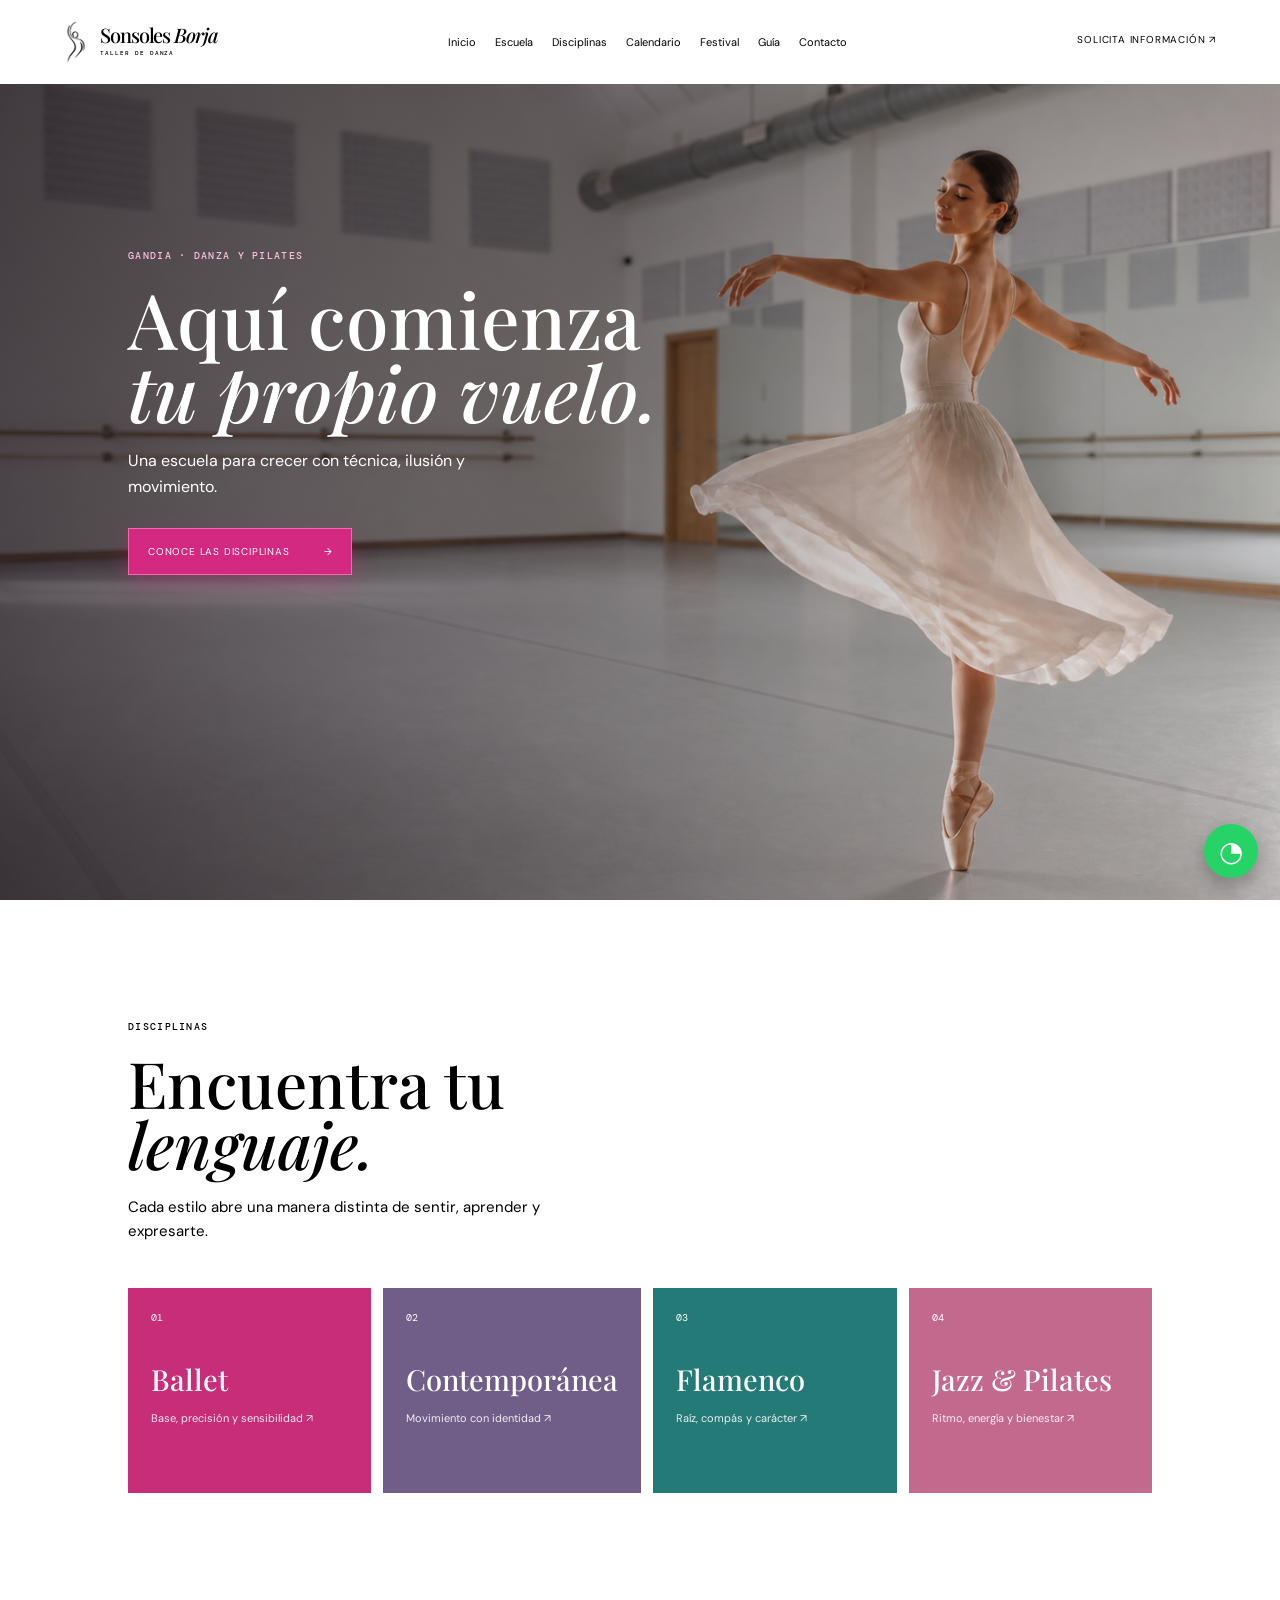
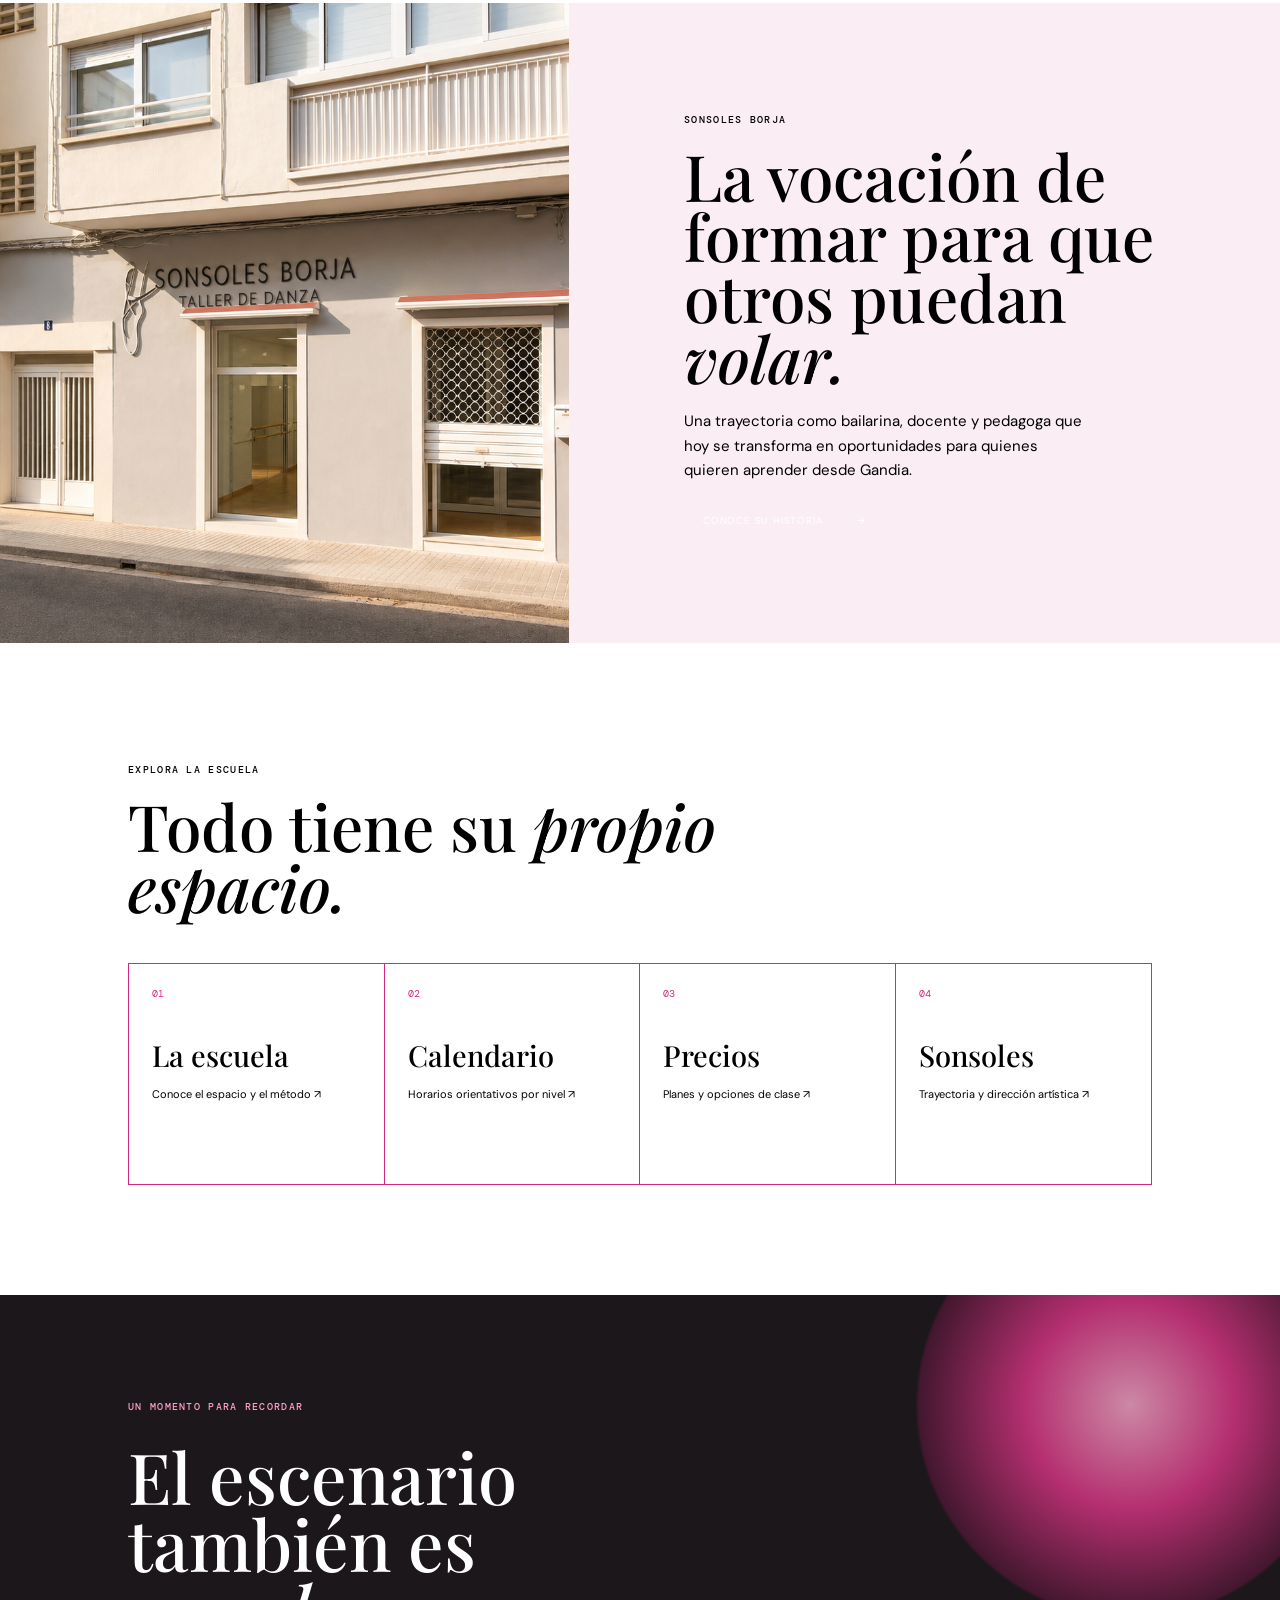
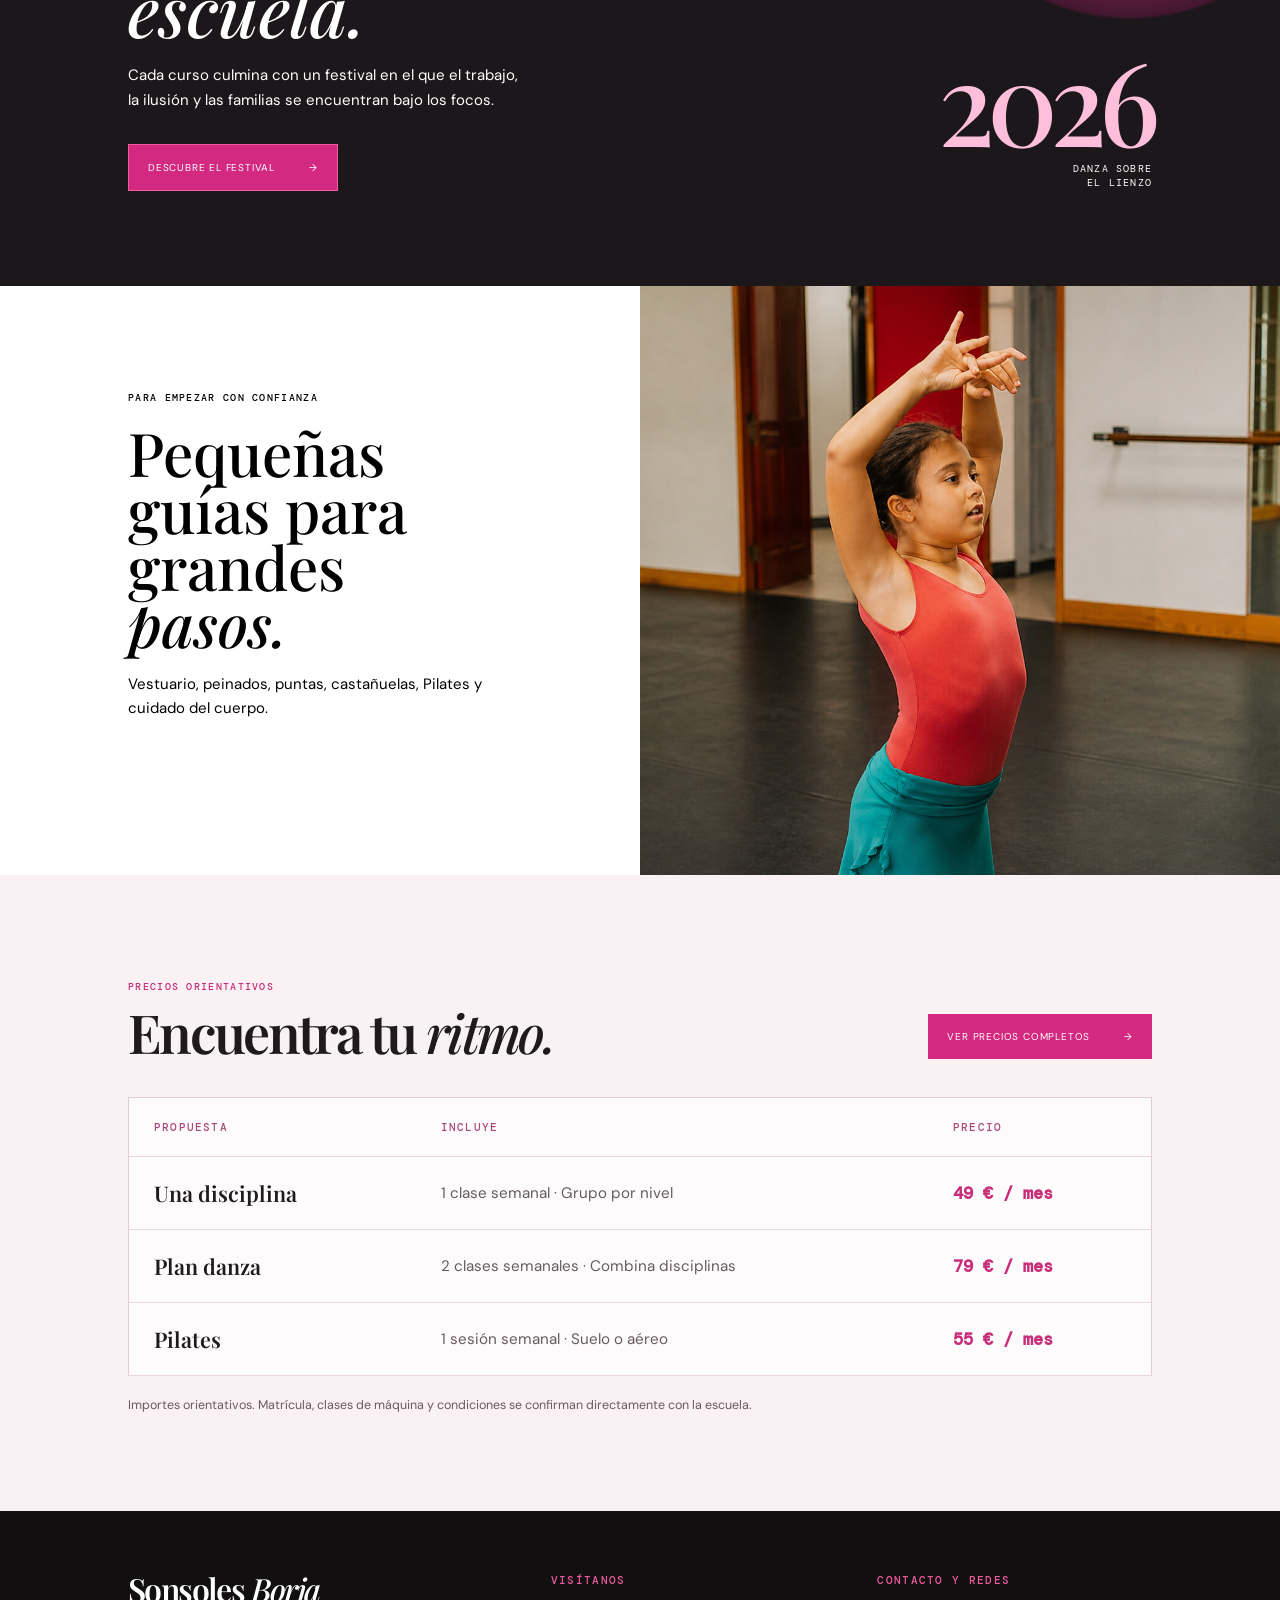
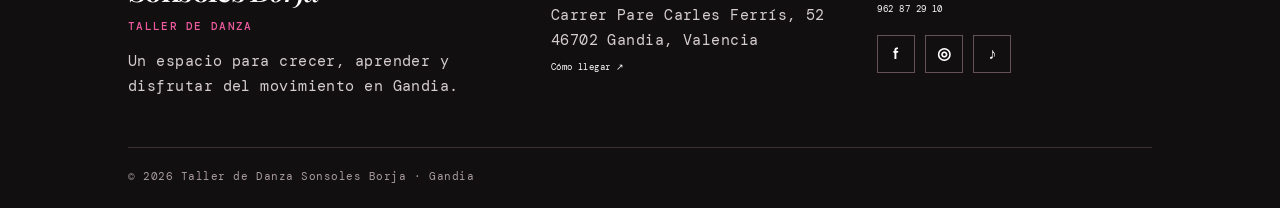
<file: index.html>
<!doctype html><html lang="es"><head><meta charset="UTF-8"><meta name="viewport" content="width=device-width,initial-scale=1"><title>Sonsoles Borja | Danza y Pilates</title><link rel="preconnect" href="https://fonts.googleapis.com"><link rel="preconnect" href="https://fonts.gstatic.com" crossorigin><link href="https://fonts.googleapis.com/css2?family=DM+Mono:wght@400;500&family=DM+Sans:opsz,wght@9..40,400;9..40,500;9..40,600&family=Playfair+Display:ital,wght@0,500;0,600;0,700;1,500&display=swap" rel="stylesheet"><link rel="stylesheet" href="pages.css"><link rel="stylesheet" href="festival.css"><style>.simple-brand.polished{gap:11px}.brand-icon-polished{width:25px;height:45px;display:block}.brand-icon-polished img{width:100%;height:100%;object-fit:contain}.simple-brand.polished>span:last-child{font-size:20px;letter-spacing:-.055em}.simple-brand.polished i{margin-top:6px;letter-spacing:.16em;font-size:6px}.simple-brand.polished b{font-style:italic;font-weight:500}.sonsoles-home{display:grid;grid-template-columns:1fr 1.25fr;min-height:600px}.sonsoles-home .portraits{display:block;min-height:600px;overflow:hidden}.sonsoles-home img{width:100%;height:100%;object-fit:cover}.sonsoles-home>div:last-child{padding:100px 9vw;background:#faedf3}.sonsoles-home h2{font-size:clamp(43px,5vw,74px)}.sonsoles-home p:not(.eyebrow){font-size:15px;line-height:1.65;max-width:400px}@media(max-width:760px){.simple-brand.polished>span:last-child{font-size:17px}.brand-icon-polished{width:22px;height:39px}.sonsoles-home{grid-template-columns:1fr}.sonsoles-home .portraits{height:420px;min-height:0}.sonsoles-home>div:last-child{padding:70px 25px}}.home-prices{padding:95px 10vw;background:#fff8fb}.home-prices-head{display:flex;justify-content:space-between;align-items:end;gap:30px;margin-bottom:38px}.home-prices h2{font:600 clamp(2.6rem,4.2vw,4.8rem)/.98 'Playfair Display',serif;letter-spacing:-.05em;margin:13px 0 0}.home-prices table{width:100%;border-collapse:collapse;background:#fff}.home-prices th,.home-prices td{padding:22px 25px;text-align:left;border-bottom:1px solid #eadde3}.home-prices th{font:500 .68rem 'DM Mono',monospace;letter-spacing:.11em;text-transform:uppercase;color:#9f788b}.home-prices td{font-size:.95rem}.home-prices td:first-child{font:600 1.35rem 'Playfair Display',serif}.home-prices td:nth-child(2){color:#6c6066}.home-prices td:last-child{font:600 1.05rem 'DM Mono',monospace;color:#c72d78;white-space:nowrap}.home-prices-note{margin:20px 0 0;color:#786d72;font-size:.78rem;line-height:1.6}@media(max-width:760px){.home-prices{padding:65px 25px}.home-prices-head{display:block}.home-prices .button{margin-top:24px}.home-prices th:nth-child(2),.home-prices td:nth-child(2){display:none}.home-prices th,.home-prices td{padding:17px 12px}.home-prices td:first-child{font-size:1.15rem}}.home-prices{background:#201b1e;color:#fff}.home-prices .eyebrow{color:#f34b9c}.home-prices h2{color:#fff}.home-prices table{background:#2c2529;border:1px solid #514149}.home-prices th,.home-prices td{border-color:#514149;color:#fff}.home-prices th{color:#f7bfd8}.home-prices td:nth-child(2),.home-prices-note{color:#e3d8dc}.home-prices td:last-child{color:#ff62aa}.home-prices .button{background:#d42e7c;color:#fff}.home-prices .button:hover{background:#ee4c9c}.site-footer{background:#120f11;color:#fff;padding:62px 10vw 25px}.footer-grid{max-width:1280px;margin:auto;display:grid;grid-template-columns:1.35fr 1fr 1fr;gap:52px;padding-bottom:48px}.footer-brand{font:600 2rem/1 'Playfair Display',serif;letter-spacing:-.05em}.footer-brand span{font-style:italic;font-weight:500}.footer-kicker{font:500 .68rem 'DM Mono',monospace;letter-spacing:.12em;text-transform:uppercase;color:#ef5b9e;margin:0 0 16px}.site-footer p:not(.footer-kicker){font-size:.92rem;line-height:1.7;color:#d6cdd1;margin:0}.footer-contact{color:#fff!important;text-decoration:none;display:block;margin-top:8px}.footer-contact:hover{color:#f0549c!important}.footer-socials{display:flex;gap:10px;margin-top:20px}.footer-socials a{width:38px;height:38px;border:1px solid #645159;display:grid;place-items:center;color:#fff;text-decoration:none;font:600 1rem 'DM Sans',sans-serif;transition:.2s}.footer-socials a:hover{background:#d42e7c;border-color:#d42e7c;transform:translateY(-2px)}.footer-bottom{max-width:1280px;margin:auto;padding-top:22px;border-top:1px solid #3b3035;color:#a89ba1;font:400 .66rem 'DM Mono',monospace;letter-spacing:.05em}@media(max-width:760px){.site-footer{padding:52px 25px 23px}.footer-grid{grid-template-columns:1fr;gap:28px;padding-bottom:36px}}.festival-home{background:#1b171a!important;color:#fff!important}.festival-home .eyebrow{color:#ff9fca!important}.festival-home h2,.festival-home h2 em,.festival-home p:not(.eyebrow),.festival-home .year-stamp,.festival-home .year-stamp small{color:#fff!important;text-shadow:none}.festival-home>div:nth-of-type(1){position:relative;z-index:2}.festival-home .button{background:#d32981!important;color:#fff!important;border:1px solid #f15b9f}.festival-home .button:hover{background:#ed4c9b!important}.festival-home:after{opacity:.8}.festival-home .year-stamp{position:relative;z-index:2;color:#ffbfdc!important}.home-hero .button{background:#d32981!important;border:1px solid #f46aa9!important;color:#fff!important;box-shadow:0 10px 25px rgba(211,41,129,.28)}.home-hero .button:hover{background:#ed4d9b!important;transform:translateY(-2px)}.explore-links .link-grid{border:1px solid #d32981!important;gap:0}.explore-links .link-grid a{border-right:1px solid #d32981!important;background:transparent!important}.explore-links .link-grid a:last-child{border-right:0!important}.explore-links .link-grid a:hover{background:#fff4f8!important}.explore-links .link-grid b{color:#d32981!important}@media(max-width:560px){.explore-links .link-grid a{border-right:0!important;border-bottom:1px solid #d32981!important}.explore-links .link-grid a:last-child{border-bottom:0!important}}.home-prices{background:#f9f1f4!important;color:#211a1d!important}.home-prices .eyebrow{color:#c72d78!important}.home-prices h2{color:#211a1d!important}.home-prices table{background:rgba(255,255,255,.72)!important;border:1px solid #e5cbd7!important}.home-prices th,.home-prices td{border-color:#ead8e0!important;color:#211a1d!important}.home-prices th{color:#a94877!important}.home-prices td:nth-child(2),.home-prices-note{color:#685b60!important}.home-prices td:last-child{color:#c72d78!important}.home-prices .button{background:#d32981!important;color:#fff!important;border:0!important}.home-prices .button:hover{background:#e94b98!important}.home-links:not(.explore-links) .link-grid{border:0!important;gap:12px}.home-links:not(.explore-links) .link-grid a{border:0!important;color:#fff!important;min-height:205px}.home-links:not(.explore-links) .link-grid a:nth-child(1){background:#c72d78!important}.home-links:not(.explore-links) .link-grid a:nth-child(2){background:#705d88!important}.home-links:not(.explore-links) .link-grid a:nth-child(3){background:#247a76!important}.home-links:not(.explore-links) .link-grid a:nth-child(4){background:#c3698d!important}.home-links:not(.explore-links) .link-grid a:hover{filter:brightness(1.06);transform:translateY(-3px)}.home-links:not(.explore-links) .link-grid b,.home-links:not(.explore-links) .link-grid strong,.home-links:not(.explore-links) .link-grid span{color:#fff!important}.home-links:not(.explore-links) .link-grid span{opacity:.9}</style></head><body><header class="page-header"><a class="simple-brand polished" href="index.html"><span class="brand-icon-polished"><img src="assets/brand-icon-polished.png" alt=""></span><span>Sonsoles <b>Borja</b><i>Taller de danza</i></span></a><nav><a class="active" href="index.html">Inicio</a><a href="escuela.html">Escuela</a><a href="disciplinas.html">Disciplinas</a><a href="calendario.html">Calendario</a><a href="festival.html">Festival</a><a href="guia.html">Gu&iacute;a</a><a href="contacto.html">Contacto</a></nav><a class="nav-cta" href="contacto.html">Solicita informaci&oacute;n ↗</a></header><main><section class="home-hero"><img src="assets/hero-danza.png" alt="Bailarina en el estudio"><div><p class="eyebrow">Gandia · Danza y Pilates</p><h1>Aqu&iacute; comienza<br><em>tu propio vuelo.</em></h1><p>Una escuela para crecer con t&eacute;cnica, ilusi&oacute;n y movimiento.</p><a class="button" href="disciplinas.html">Conoce las disciplinas <span>→</span></a></div></section><section class="home-links"><p class="eyebrow">Disciplinas</p><h2>Encuentra tu <em>lenguaje.</em></h2><p style="max-width:460px;font-size:15px;line-height:1.6">Cada estilo abre una manera distinta de sentir, aprender y expresarte.</p><div class="link-grid"><a href="disciplinas.html"><b>01</b><strong>Ballet</strong><span>Base, precisi&oacute;n y sensibilidad ↗</span></a><a href="disciplinas.html"><b>02</b><strong>Contempor&aacute;nea</strong><span>Movimiento con identidad ↗</span></a><a href="disciplinas.html"><b>03</b><strong>Flamenco</strong><span>Ra&iacute;z, comp&aacute;s y car&aacute;cter ↗</span></a><a href="disciplinas.html"><b>04</b><strong>Jazz & Pilates</strong><span>Ritmo, energ&iacute;a y bienestar ↗</span></a></div></section><section class="sonsoles-home"><div class="portraits"><img src="assets/escuela-fachada-limpia.png" alt="Fachada de la Escuela Taller de Danza Sonsoles Borja"></div><div><p class="eyebrow">Sonsoles Borja</p><h2>La vocaci&oacute;n de formar para que otros puedan <em>volar.</em></h2><p>Una trayectoria como bailarina, docente y pedagoga que hoy se transforma en oportunidades para quienes quieren aprender desde Gandia.</p><a class="button" href="sonsoles.html">Conoce su historia <span>→</span></a></div></section><section class="home-links explore-links" style="background:#fff"><p class="eyebrow">Explora la escuela</p><h2>Todo tiene su <em>propio espacio.</em></h2><div class="link-grid"><a href="escuela.html"><b>01</b><strong>La escuela</strong><span>Conoce el espacio y el m&eacute;todo ↗</span></a><a href="calendario.html"><b>02</b><strong>Calendario</strong><span>Horarios orientativos por nivel ↗</span></a><a href="precios.html"><b>03</b><strong>Precios</strong><span>Planes y opciones de clase ↗</span></a><a href="sonsoles.html"><b>04</b><strong>Sonsoles</strong><span>Trayectoria y direcci&oacute;n art&iacute;stica ↗</span></a></div></section><section class="festival-home"><p class="eyebrow">Un momento para recordar</p><div><h2>El escenario tambi&eacute;n es <em>escuela.</em></h2><p>Cada curso culmina con un festival en el que el trabajo, la ilusi&oacute;n y las familias se encuentran bajo los focos.</p><a class="button" href="festival.html">Descubre el Festival <span>→</span></a></div><div class="year-stamp">2026<br><small>DANZA SOBRE<br>EL LIENZO</small></div></section><section class="home-guide"><div><p class="eyebrow">Para empezar con confianza</p><h2>Peque&ntilde;as gu&iacute;as para grandes <em>pasos.</em></h2><p>Vestuario, peinados, puntas, casta&ntilde;uelas, Pilates y cuidado del cuerpo.</p><a class="button" href="guia.html">Ver recomendaciones <span>→</span></a></div><img src="assets/guia-pequenos-pasos.png" alt="Alumna aprendiendo danza en la escuela"></section><section class="home-prices"><div class="home-prices-head"><div><p class="eyebrow">Precios orientativos</p><h2>Encuentra tu <em>ritmo.</em></h2></div><a class="button" href="precios.html">Ver precios completos <span>→</span></a></div><table aria-label="Precios orientativos"><thead><tr><th>Propuesta</th><th>Incluye</th><th>Precio</th></tr></thead><tbody><tr><td>Una disciplina</td><td>1 clase semanal · Grupo por nivel</td><td>49 € / mes</td></tr><tr><td>Plan danza</td><td>2 clases semanales · Combina disciplinas</td><td>79 € / mes</td></tr><tr><td>Pilates</td><td>1 sesión semanal · Suelo o aéreo</td><td>55 € / mes</td></tr></tbody></table><p class="home-prices-note">Importes orientativos. Matrícula, clases de máquina y condiciones se confirman directamente con la escuela.</p></section></main><a class="whatsapp" href="https://wa.me/34600000000?text=Hola%2C%20me%20gustar%C3%ADa%20recibir%20informaci%C3%B3n." target="_blank" rel="noreferrer" aria-label="WhatsApp">◔</a><footer class="site-footer"><div class="footer-grid"><div><div class="footer-brand">Sonsoles <span>Borja</span></div><p class="footer-kicker" style="margin-top:14px">Taller de danza</p><p>Un espacio para crecer, aprender y disfrutar del movimiento en Gandia.</p></div><div><p class="footer-kicker">Visítanos</p><p>Carrer Pare Carles Ferrís, 52<br>46702 Gandia, Valencia</p><a class="footer-contact" href="https://www.google.com/maps/place//data=!4m2!3m1!1s0xd61e84b823273ef:0x9083b964c389a8e6?sa=X&amp;ved=1t:8290&amp;ictx=111" target="_blank" rel="noopener">Cómo llegar ↗</a></div><div><p class="footer-kicker">Contacto y redes</p><a class="footer-contact" href="tel:+34962872910">962 87 29 10</a><div class="footer-socials" aria-label="Redes sociales"><a href="https://www.facebook.com/tallerdedanzasonsolesborja" target="_blank" rel="noopener" aria-label="Facebook">f</a><a href="https://www.instagram.com/tallerdedanzasonsolesborja/" target="_blank" rel="noopener" aria-label="Instagram">◎</a><a href="https://www.tiktok.com/@tallerdedanzasonsolesborja" target="_blank" rel="noopener" aria-label="TikTok">♪</a></div></div></div><div class="footer-bottom">© 2026 Taller de Danza Sonsoles Borja · Gandia</div></footer></body></html>
</file>
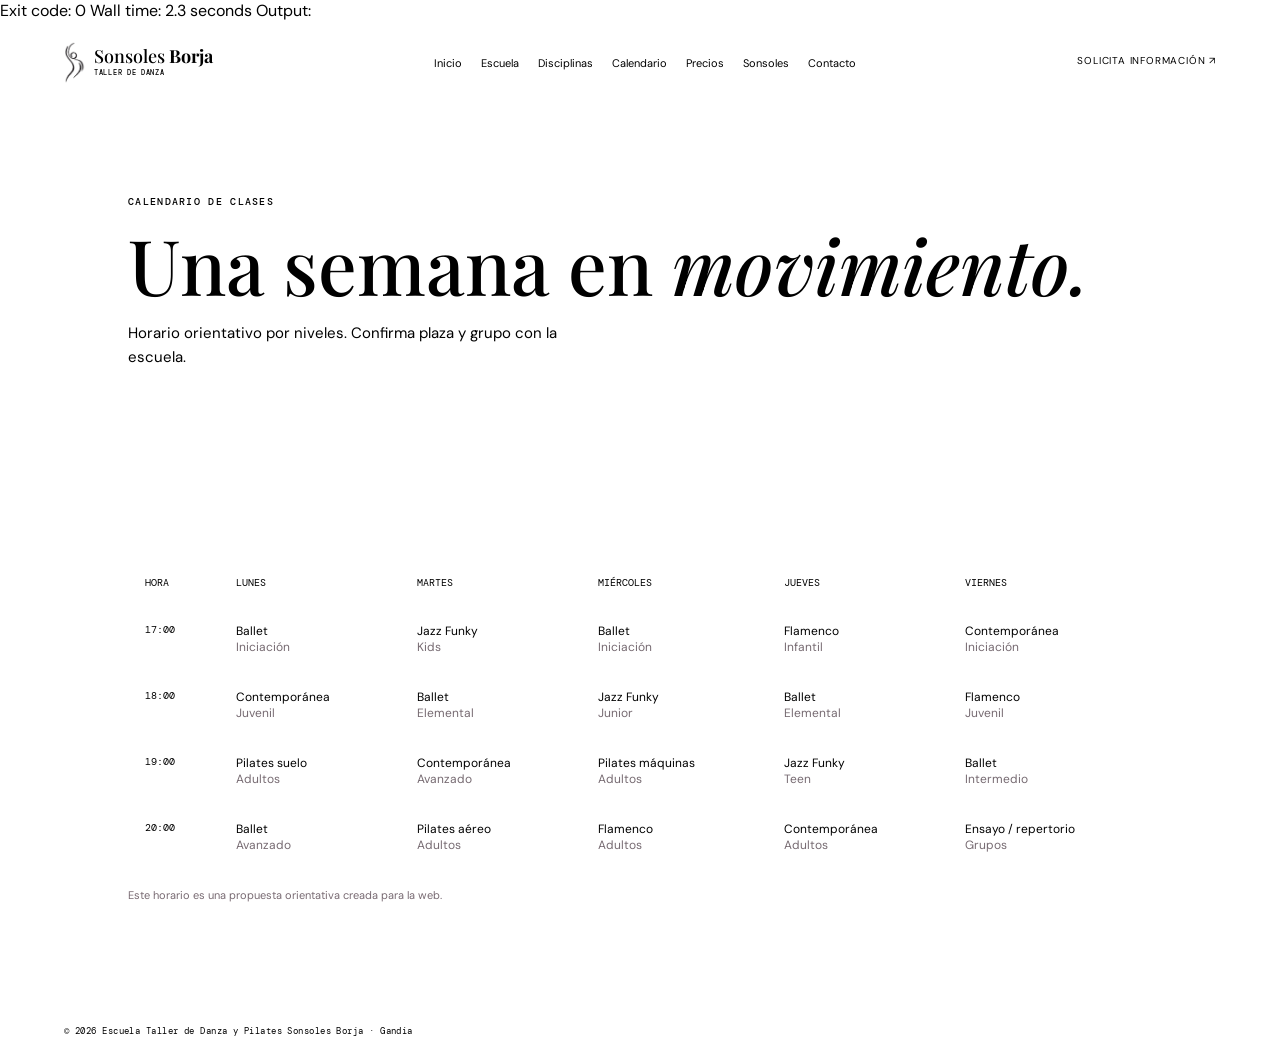
<file: calendario.html>
Exit code: 0
Wall time: 2.3 seconds
Output:
<!doctype html><html lang="es"><head><meta charset="UTF-8"><meta name="viewport" content="width=device-width,initial-scale=1"><title>Calendario | Sonsoles Borja</title><link rel="preconnect" href="https://fonts.googleapis.com"><link rel="preconnect" href="https://fonts.gstatic.com" crossorigin><link href="https://fonts.googleapis.com/css2?family=DM+Mono:wght@400;500&family=DM+Sans:opsz,wght@9..40,400;9..40,500;9..40,600&family=Playfair+Display:ital,wght@0,500;0,600;0,700;1,500&display=swap" rel="stylesheet"><link rel="stylesheet" href="pages.css"></head><body><header class="page-header"><a class="simple-brand" href="index.html"><span class="brand-icon"><img src="assets/brand-icon-polished.png" alt=""></span><span>Sonsoles <b>Borja</b><i>Taller de danza</i></span></a><nav><a href="index.html">Inicio</a><a href="escuela.html">Escuela</a><a href="disciplinas.html">Disciplinas</a><a class="active" href="calendario.html">Calendario</a><a href="precios.html">Precios</a><a href="sonsoles.html">Sonsoles</a><a href="contacto.html">Contacto</a></nav><a class="nav-cta" href="contacto.html">Solicita informaci&oacute;n ↗</a></header><main><section class="page-hero"><div><p class="eyebrow">Calendario de clases</p><h1>Una semana en <em>movimiento.</em></h1><p>Horario orientativo por niveles. Confirma plaza y grupo con la escuela.</p></div></section><section class="page-content"><table class="calendar"><tr><th>Hora</th><th>Lunes</th><th>Martes</th><th>Mi&eacute;rcoles</th><th>Jueves</th><th>Viernes</th></tr><tr><td>17:00</td><td>Ballet<br><b>Iniciaci&oacute;n</b></td><td>Jazz Funky<br><b>Kids</b></td><td>Ballet<br><b>Iniciaci&oacute;n</b></td><td>Flamenco<br><b>Infantil</b></td><td>Contempor&aacute;nea<br><b>Iniciaci&oacute;n</b></td></tr><tr><td>18:00</td><td>Contempor&aacute;nea<br><b>Juvenil</b></td><td>Ballet<br><b>Elemental</b></td><td>Jazz Funky<br><b>Junior</b></td><td>Ballet<br><b>Elemental</b></td><td>Flamenco<br><b>Juvenil</b></td></tr><tr><td>19:00</td><td>Pilates suelo<br><b>Adultos</b></td><td>Contempor&aacute;nea<br><b>Avanzado</b></td><td>Pilates m&aacute;quinas<br><b>Adultos</b></td><td>Jazz Funky<br><b>Teen</b></td><td>Ballet<br><b>Intermedio</b></td></tr><tr><td>20:00</td><td>Ballet<br><b>Avanzado</b></td><td>Pilates a&eacute;reo<br><b>Adultos</b></td><td>Flamenco<br><b>Adultos</b></td><td>Contempor&aacute;nea<br><b>Adultos</b></td><td>Ensayo / repertorio<br><b>Grupos</b></td></tr></table><p class="notice">Este horario es una propuesta orientativa creada para la web.</p></section></main><footer>© 2026 Escuela Taller de Danza y Pilates Sonsoles Borja · Gandia</footer></body></html>
</file>
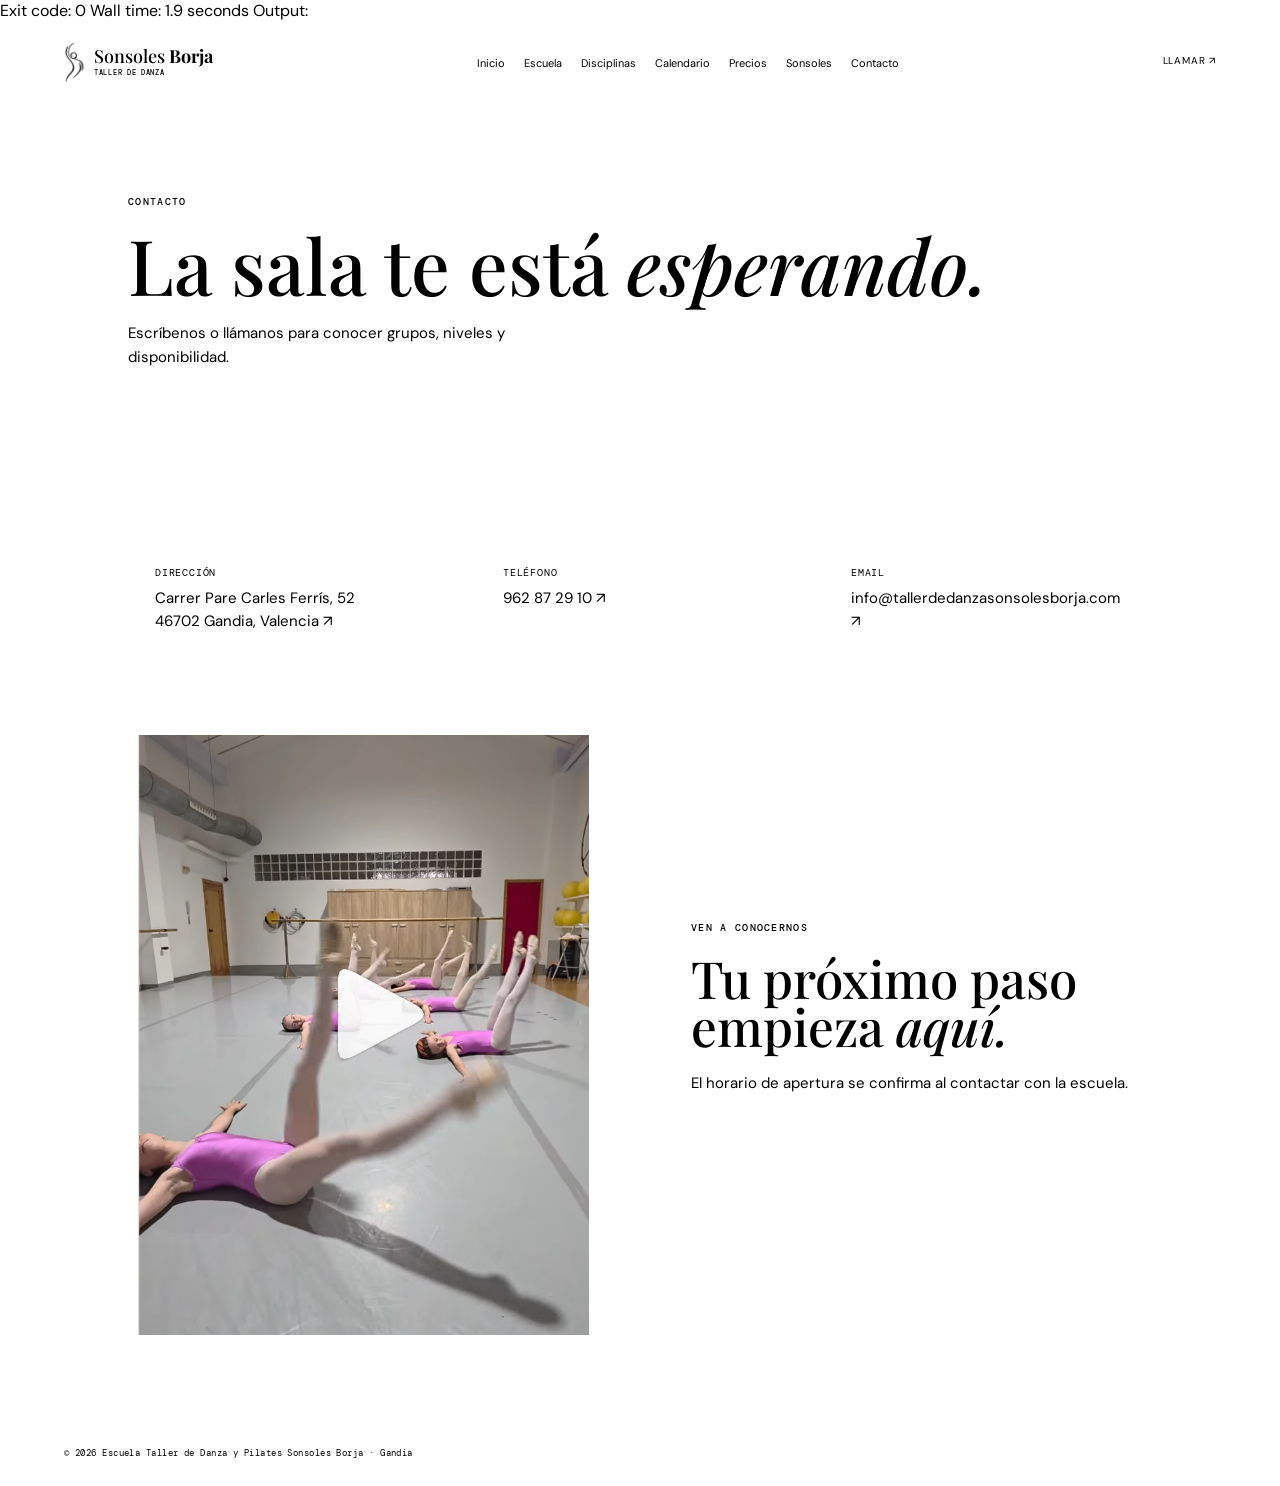
<file: contacto.html>
Exit code: 0
Wall time: 1.9 seconds
Output:
<!doctype html><html lang="es"><head><meta charset="UTF-8"><meta name="viewport" content="width=device-width,initial-scale=1"><title>Contacto | Sonsoles Borja</title><link rel="preconnect" href="https://fonts.googleapis.com"><link rel="preconnect" href="https://fonts.gstatic.com" crossorigin><link href="https://fonts.googleapis.com/css2?family=DM+Mono:wght@400;500&family=DM+Sans:opsz,wght@9..40,400;9..40,500;9..40,600&family=Playfair+Display:ital,wght@0,500;0,600;0,700;1,500&display=swap" rel="stylesheet"><link rel="stylesheet" href="pages.css"></head><body><header class="page-header"><a class="simple-brand" href="index.html"><span class="brand-icon"><img src="assets/brand-icon-polished.png" alt=""></span><span>Sonsoles <b>Borja</b><i>Taller de danza</i></span></a><nav><a href="index.html">Inicio</a><a href="escuela.html">Escuela</a><a href="disciplinas.html">Disciplinas</a><a href="calendario.html">Calendario</a><a href="precios.html">Precios</a><a href="sonsoles.html">Sonsoles</a><a class="active" href="contacto.html">Contacto</a></nav><a class="nav-cta" href="tel:+34962872910">Llamar ↗</a></header><main><section class="page-hero"><div><p class="eyebrow">Contacto</p><h1>La sala te est&aacute; <em>esperando.</em></h1><p>Escr&iacute;benos o ll&aacute;manos para conocer grupos, niveles y disponibilidad.</p></div></section><section class="page-content"><div class="contact-cards"><a href="https://maps.google.com/?q=Carrer+Pare+Carles+Ferris+52+46702+Gandia" target="_blank" rel="noreferrer"><span>Direcci&oacute;n</span>Carrer Pare Carles Ferr&iacute;s, 52<br>46702 Gandia, Valencia ↗</a><a href="tel:+34962872910"><span>Tel&eacute;fono</span>962 87 29 10 ↗</a><a href="mailto:info@tallerdedanzasonsolesborja.com"><span>Email</span>info@tallerdedanzasonsolesborja.com ↗</a></div><div class="split" style="margin-top:75px"><img src="assets/studio-referencia-1.png" alt="Sala de clase Sonsoles Borja"><div class="copy"><p class="eyebrow">Ven a conocernos</p><h2>Tu pr&oacute;ximo paso empieza <em>aqu&iacute;.</em></h2><p>El horario de apertura se confirma al contactar con la escuela.</p><a class="button" href="https://wa.me/34600000000?text=Hola%2C%20me%20gustar%C3%ADa%20recibir%20informaci%C3%B3n." target="_blank" rel="noreferrer">Escr&iacute;benos por WhatsApp <span>→</span></a></div></div></section></main><footer>© 2026 Escuela Taller de Danza y Pilates Sonsoles Borja · Gandia</footer></body></html>
</file>
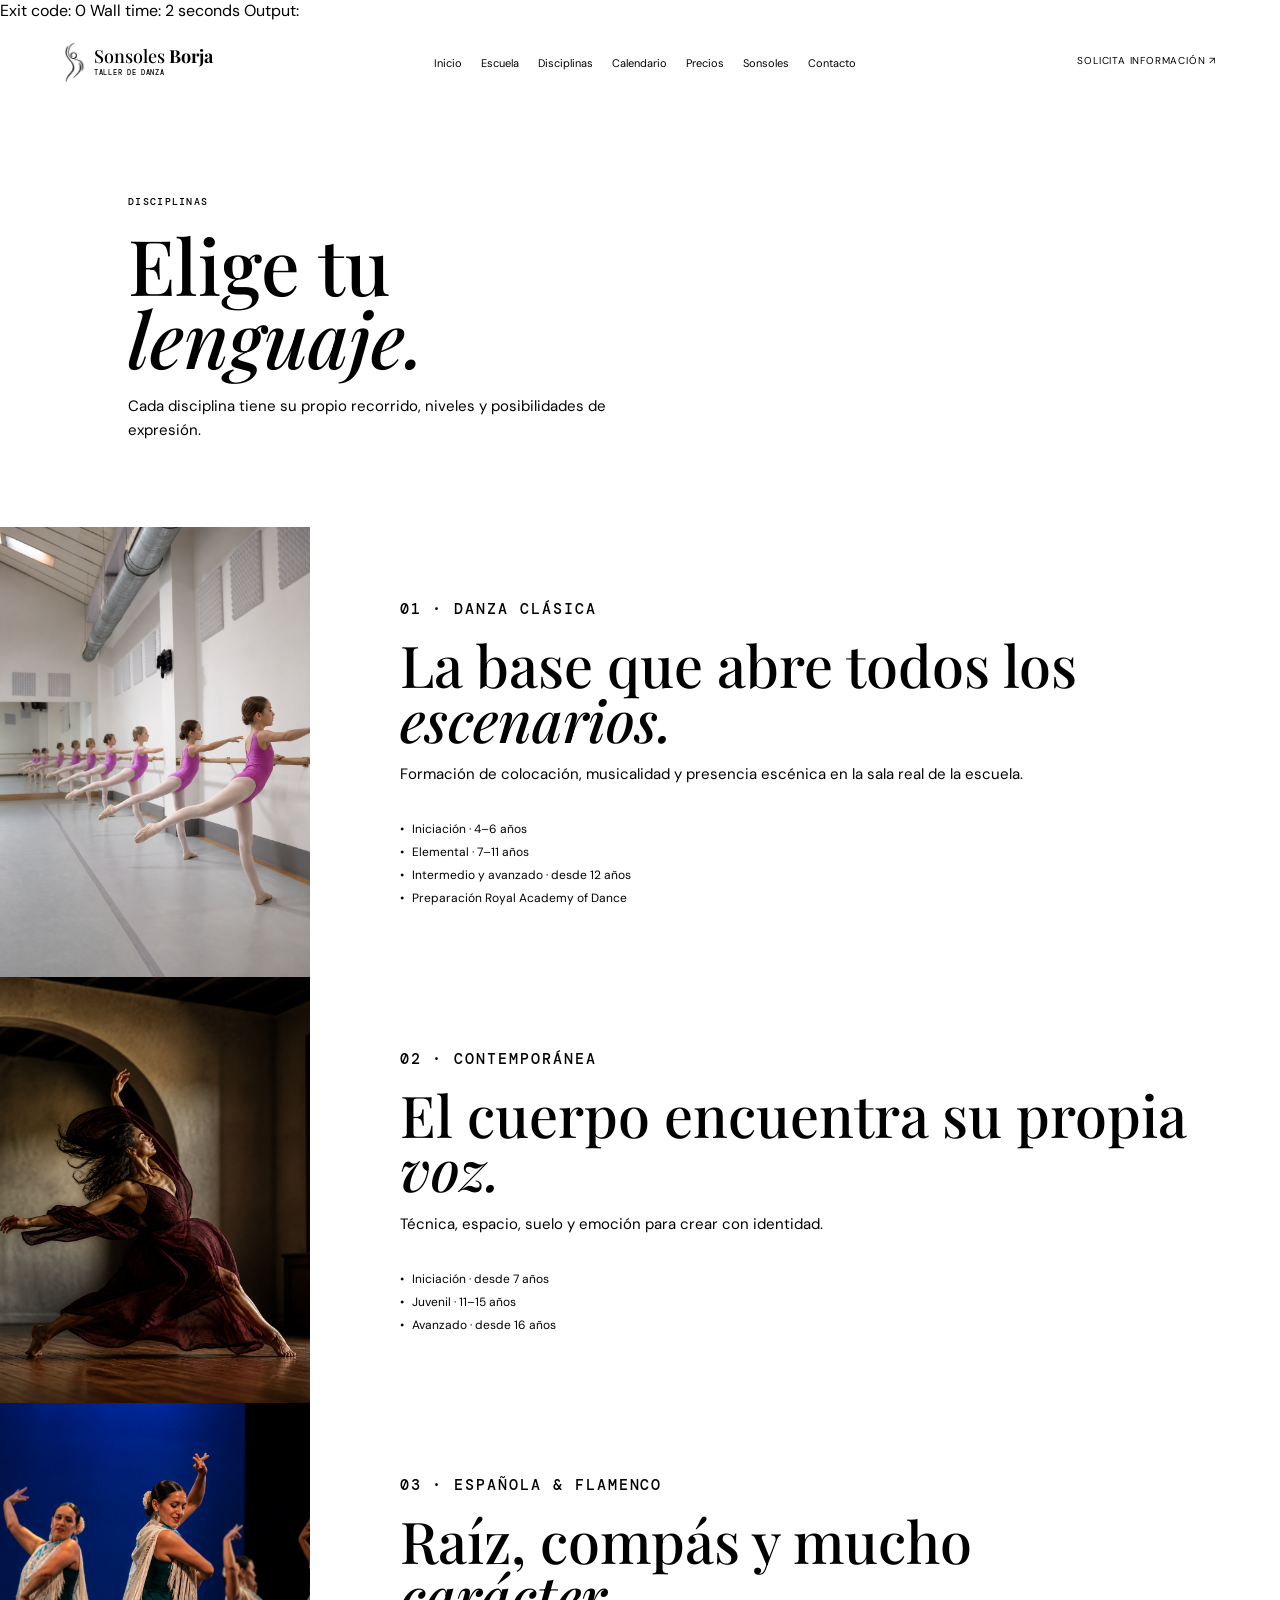
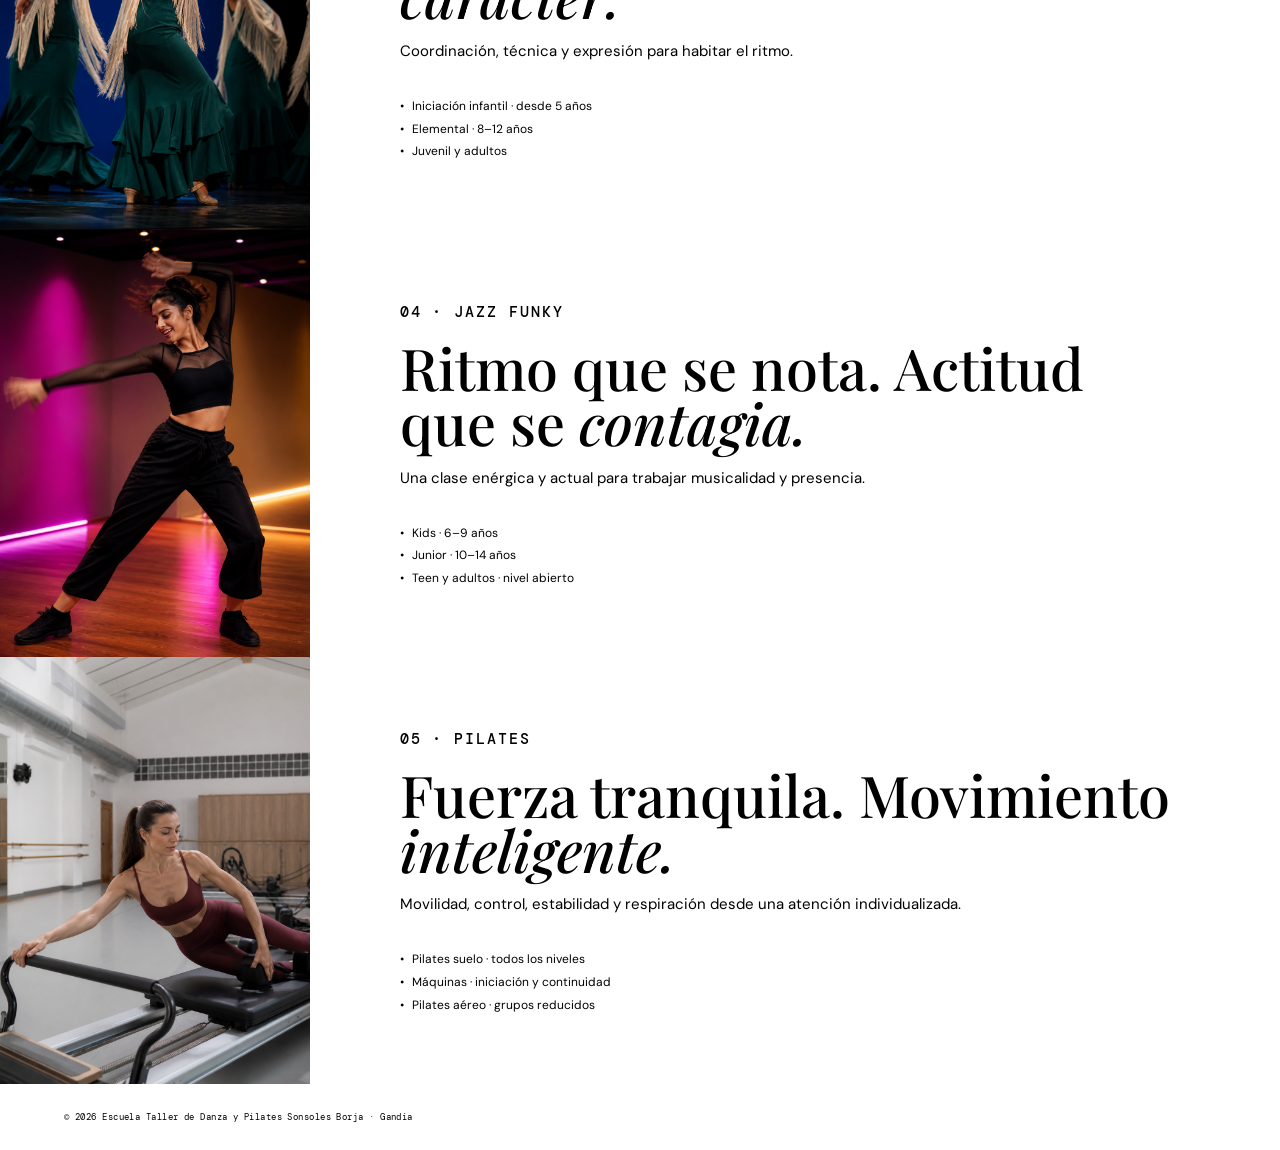
<file: disciplinas.html>
Exit code: 0
Wall time: 2 seconds
Output:
<!doctype html><html lang="es"><head><meta charset="UTF-8"><meta name="viewport" content="width=device-width,initial-scale=1"><title>Disciplinas | Sonsoles Borja</title><link rel="preconnect" href="https://fonts.googleapis.com"><link rel="preconnect" href="https://fonts.gstatic.com" crossorigin><link href="https://fonts.googleapis.com/css2?family=DM+Mono:wght@400;500&family=DM+Sans:opsz,wght@9..40,400;9..40,500;9..40,600&family=Playfair+Display:ital,wght@0,500;0,600;0,700;1,500&display=swap" rel="stylesheet"><link rel="stylesheet" href="pages.css"></head><body><header class="page-header"><a class="simple-brand" href="index.html"><span class="brand-icon"><img src="assets/brand-icon-polished.png" alt=""></span><span>Sonsoles <b>Borja</b><i>Taller de danza</i></span></a><nav><a href="index.html">Inicio</a><a href="escuela.html">Escuela</a><a class="active" href="disciplinas.html">Disciplinas</a><a href="calendario.html">Calendario</a><a href="precios.html">Precios</a><a href="sonsoles.html">Sonsoles</a><a href="contacto.html">Contacto</a></nav><a class="nav-cta" href="contacto.html">Solicita informaci&oacute;n ↗</a></header><main><section class="page-hero"><div><p class="eyebrow">Disciplinas</p><h1>Elige tu<br><em>lenguaje.</em></h1><p>Cada disciplina tiene su propio recorrido, niveles y posibilidades de expresi&oacute;n.</p></div></section><section class="discipline-list"><article class="discipline-row"><img src="assets/ballet-real-studio.png" alt="Alumnas de ballet en el sal&oacute;n real"><div><p class="eyebrow">01 · Danza cl&aacute;sica</p><h2>La base que abre todos los <em>escenarios.</em></h2><p>Formaci&oacute;n de colocaci&oacute;n, musicalidad y presencia esc&eacute;nica en la sala real de la escuela.</p><ul><li>Iniciaci&oacute;n · 4–6 a&ntilde;os</li><li>Elemental · 7–11 a&ntilde;os</li><li>Intermedio y avanzado · desde 12 a&ntilde;os</li><li>Preparaci&oacute;n Royal Academy of Dance</li></ul></div></article><article class="discipline-row"><img src="assets/contemporaneo-editorial.png" alt="Danza contempor&aacute;nea"><div><p class="eyebrow">02 · Contempor&aacute;nea</p><h2>El cuerpo encuentra su propia <em>voz.</em></h2><p>T&eacute;cnica, espacio, suelo y emoci&oacute;n para crear con identidad.</p><ul><li>Iniciaci&oacute;n · desde 7 a&ntilde;os</li><li>Juvenil · 11–15 a&ntilde;os</li><li>Avanzado · desde 16 a&ntilde;os</li></ul></div></article><article class="discipline-row"><img src="assets/flamenco-editorial.png" alt="Flamenco"><div><p class="eyebrow">03 · Espa&ntilde;ola & Flamenco</p><h2>Ra&iacute;z, comp&aacute;s y mucho <em>car&aacute;cter.</em></h2><p>Coordinaci&oacute;n, t&eacute;cnica y expresi&oacute;n para habitar el ritmo.</p><ul><li>Iniciaci&oacute;n infantil · desde 5 a&ntilde;os</li><li>Elemental · 8–12 a&ntilde;os</li><li>Juvenil y adultos</li></ul></div></article><article class="discipline-row"><img src="assets/jazz-editorial.png" alt="Jazz Funky"><div><p class="eyebrow">04 · Jazz Funky</p><h2>Ritmo que se nota. Actitud que se <em>contagia.</em></h2><p>Una clase en&eacute;rgica y actual para trabajar musicalidad y presencia.</p><ul><li>Kids · 6–9 a&ntilde;os</li><li>Junior · 10–14 a&ntilde;os</li><li>Teen y adultos · nivel abierto</li></ul></div></article><article class="discipline-row"><img src="assets/pilates-editorial.png" alt="Pilates"><div><p class="eyebrow">05 · Pilates</p><h2>Fuerza tranquila. Movimiento <em>inteligente.</em></h2><p>Movilidad, control, estabilidad y respiraci&oacute;n desde una atenci&oacute;n individualizada.</p><ul><li>Pilates suelo · todos los niveles</li><li>M&aacute;quinas · iniciaci&oacute;n y continuidad</li><li>Pilates a&eacute;reo · grupos reducidos</li></ul></div></article></section></main><footer>© 2026 Escuela Taller de Danza y Pilates Sonsoles Borja · Gandia</footer></body></html>
</file>
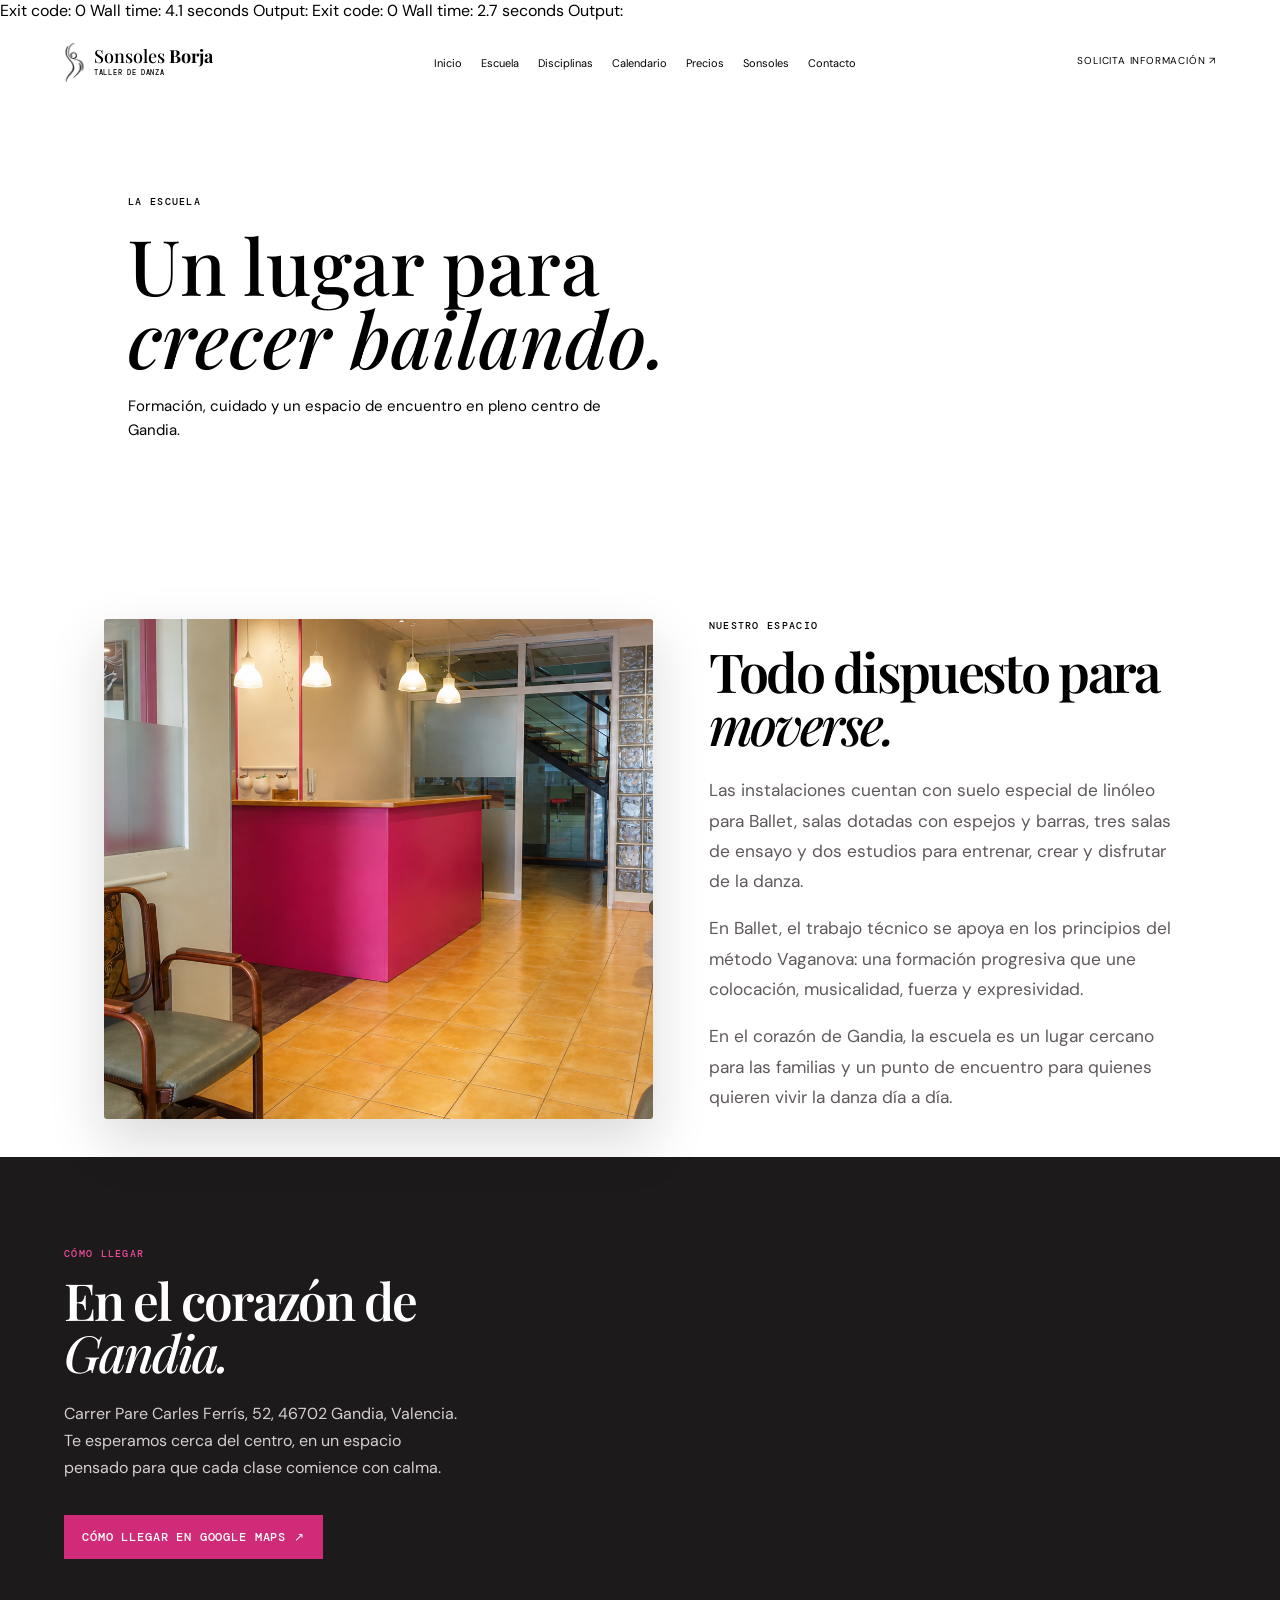
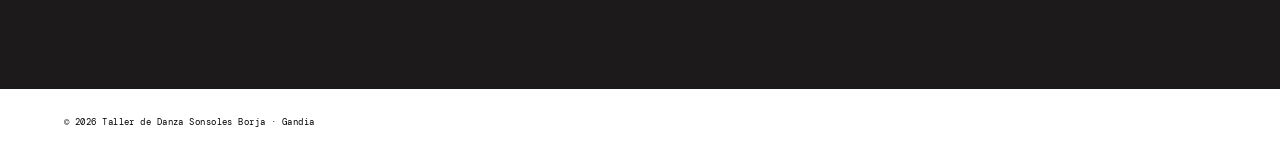
<file: escuela.html>
Exit code: 0
Wall time: 4.1 seconds
Output:
Exit code: 0
Wall time: 2.7 seconds
Output:
<!doctype html>
<html lang="es">
<head>
  <meta charset="UTF-8">
  <meta name="viewport" content="width=device-width,initial-scale=1">
  <title>La escuela | Sonsoles Borja</title>
  <link rel="preconnect" href="https://fonts.googleapis.com">
  <link rel="preconnect" href="https://fonts.gstatic.com" crossorigin>
  <link href="https://fonts.googleapis.com/css2?family=DM+Mono:wght@400;500&family=DM+Sans:opsz,wght@9..40,400;9..40,500;9..40,600&family=Playfair+Display:ital,wght@0,500;0,600;0,700;1,500&display=swap" rel="stylesheet">
  <link rel="stylesheet" href="pages.css">
  <style>
    .space-intro{max-width:1200px;margin:0 auto;padding:82px 5vw 28px;display:grid;grid-template-columns:1.08fr .92fr;gap:56px;align-items:center}.space-intro img{width:100%;min-height:500px;object-fit:cover;border-radius:3px;box-shadow:0 22px 56px rgba(26,21,23,.16)}.space-intro h2{font:600 clamp(2.35rem,4.2vw,4.5rem)/.98 'Playfair Display',serif;letter-spacing:-.05em;margin:13px 0 25px}.space-intro p:not(.eyebrow){font-size:1.08rem;line-height:1.75;color:#5f585c;max-width:560px}.space-features{max-width:1200px;margin:16px auto 82px;padding:0 5vw;display:grid;grid-template-columns:repeat(3,1fr);gap:14px}.space-feature{background:#f5f0f1;padding:28px 26px;border-top:3px solid #c72d78}.space-feature strong{display:block;font-family:'DM Mono',monospace;font-size:.75rem;text-transform:uppercase;letter-spacing:.09em;margin-bottom:12px}.space-feature span{font:600 1.28rem/1.15 'Playfair Display',serif}.location{background:#1d1a1c;color:#fff;padding:78px 5vw 84px}.location-inner{max-width:1200px;margin:auto;display:grid;grid-template-columns:.72fr 1.28fr;gap:48px;align-items:stretch}.location h2{font:600 clamp(2.3rem,4vw,4rem)/1 'Playfair Display',serif;letter-spacing:-.04em;margin:13px 0 22px}.location p{color:#d6ced1;line-height:1.7;max-width:400px}.map-frame{min-height:370px;border:0;width:100%;filter:saturate(.82) contrast(.96)}.directions{display:inline-flex;margin-top:18px;padding:14px 18px;background:#d02b78;color:white;text-decoration:none;font:500 .76rem 'DM Mono',monospace;text-transform:uppercase;letter-spacing:.07em;transition:.2s}.directions:hover{background:#ef4b9b;transform:translateY(-2px)}@media(max-width:760px){.space-intro,.location-inner{grid-template-columns:1fr;gap:28px}.space-intro{padding-top:52px}.space-intro img{min-height:330px}.space-features{grid-template-columns:1fr;margin-bottom:55px}.location{padding-block:55px}.map-frame{min-height:330px}}
  </style>
</head>
<body>
  <header class="page-header">
    <a class="simple-brand" href="index.html"><span class="brand-icon"><img src="assets/brand-icon-polished.png" alt=""></span><span>Sonsoles <b>Borja</b><i>Taller de danza</i></span></a>
    <nav><a href="index.html">Inicio</a><a class="active" href="escuela.html">Escuela</a><a href="disciplinas.html">Disciplinas</a><a href="calendario.html">Calendario</a><a href="precios.html">Precios</a><a href="sonsoles.html">Sonsoles</a><a href="contacto.html">Contacto</a></nav>
    <a class="nav-cta" href="contacto.html">Solicita información ↗</a>
  </header>
  <main>
    <section class="page-hero"><div><p class="eyebrow">La escuela</p><h1>Un lugar para<br><em>crecer bailando.</em></h1><p>Formación, cuidado y un espacio de encuentro en pleno centro de Gandia.</p></div></section>
    <section class="space-intro">
      <img src="assets/recepcion-escuela.png" alt="Recepción de la Escuela Taller de Danza Sonsoles Borja">
      <div>
        <p class="eyebrow">Nuestro espacio</p>
        <h2>Todo dispuesto para <em>moverse.</em></h2>
        <p>Las instalaciones cuentan con suelo especial de linóleo para Ballet, salas dotadas con espejos y barras, tres salas de ensayo y dos estudios para entrenar, crear y disfrutar de la danza.</p><p>En Ballet, el trabajo técnico se apoya en los principios del método Vaganova: una formación progresiva que une colocación, musicalidad, fuerza y expresividad.</p>
        <p>En el corazón de Gandia, la escuela es un lugar cercano para las familias y un punto de encuentro para quienes quieren vivir la danza día a día.</p>
      </div>
    </section>
    
    <section class="location">
      <div class="location-inner">
        <div><p class="eyebrow" style="color:#ef4b9b">Cómo llegar</p><h2>En el corazón de <em>Gandia.</em></h2><p>Carrer Pare Carles Ferrís, 52, 46702 Gandia, Valencia. Te esperamos cerca del centro, en un espacio pensado para que cada clase comience con calma.</p><a class="directions" target="_blank" rel="noopener" href="https://www.google.com/maps/place//data=!4m2!3m1!1s0xd61e84b823273ef:0x9083b964c389a8e6?sa=X&amp;ved=1t:8290&amp;ictx=111">Cómo llegar en Google Maps ↗</a></div>
        <iframe class="map-frame" title="Mapa de la Escuela Taller de Danza Sonsoles Borja" loading="lazy" src="https://www.google.com/maps?q=Carrer+Pare+Carles+Ferr%C3%ADs,+52,+46702+Gandia,+Valencia&amp;output=embed"></iframe>
      </div>
    </section>
  </main>
  <footer>© 2026 Taller de Danza Sonsoles Borja · Gandia</footer>
</body>
</html>
</file>
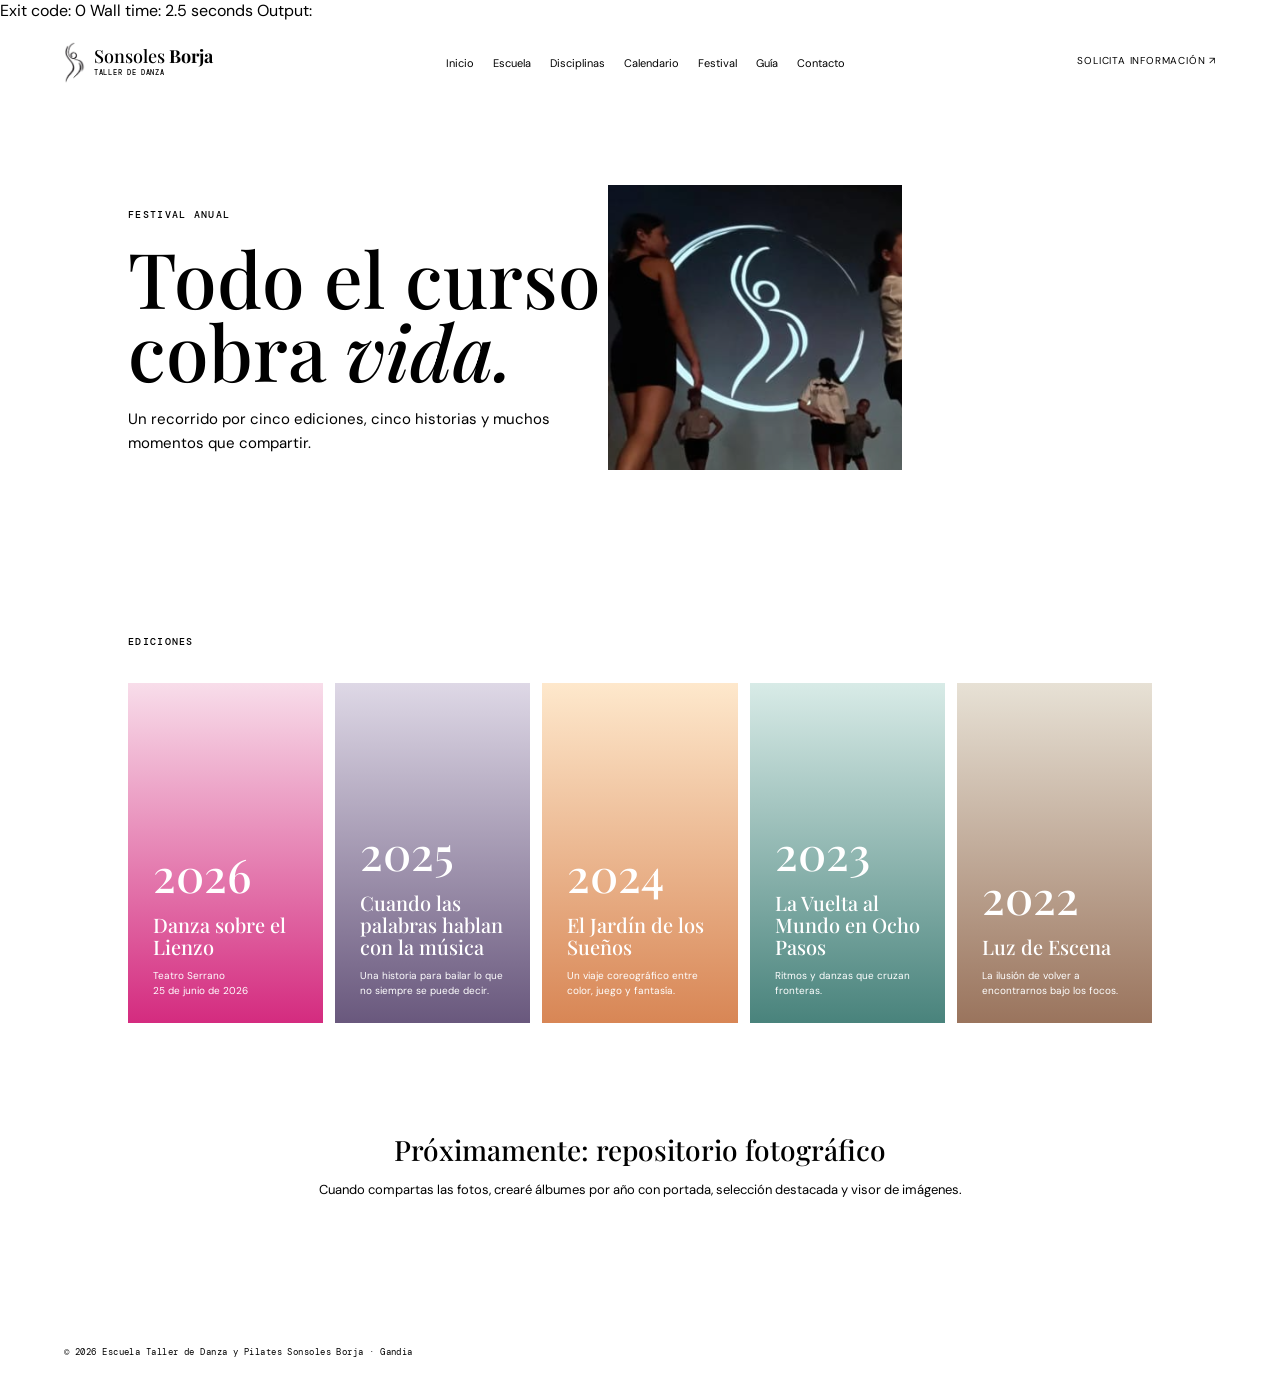
<file: festival.html>
Exit code: 0
Wall time: 2.5 seconds
Output:
<!doctype html><html lang="es"><head><meta charset="UTF-8"><meta name="viewport" content="width=device-width,initial-scale=1"><title>Festival | Sonsoles Borja</title><link rel="preconnect" href="https://fonts.googleapis.com"><link rel="preconnect" href="https://fonts.gstatic.com" crossorigin><link href="https://fonts.googleapis.com/css2?family=DM+Mono:wght@400;500&family=DM+Sans:opsz,wght@9..40,400;9..40,500;9..40,600&family=Playfair+Display:ital,wght@0,500;0,600;0,700;1,500&display=swap" rel="stylesheet"><link rel="stylesheet" href="pages.css"><link rel="stylesheet" href="festival.css"></head><body><header class="page-header"><a class="simple-brand" href="index.html"><span class="brand-icon"><img src="assets/brand-icon-polished.png" alt=""></span><span>Sonsoles <b>Borja</b><i>Taller de danza</i></span></a><nav><a href="index.html">Inicio</a><a href="escuela.html">Escuela</a><a href="disciplinas.html">Disciplinas</a><a href="calendario.html">Calendario</a><a class="active" href="festival.html">Festival</a><a href="guia.html">Gu&iacute;a</a><a href="contacto.html">Contacto</a></nav><a class="nav-cta" href="contacto.html">Solicita informaci&oacute;n ↗</a></header><main><section class="page-hero"><div><p class="eyebrow">Festival anual</p><h1>Todo el curso<br>cobra <em>vida.</em></h1><p>Un recorrido por cinco ediciones, cinco historias y muchos momentos que compartir.</p></div><img class="festival-logo" src="assets/festival-emblema-rotado.png" alt="Emblema del Festival Sonsoles Borja"></section><section class="page-content"><p class="eyebrow">Ediciones</p><div class="festival-grid"><article class="festival-card"><b>2026</b><strong>Danza sobre el Lienzo</strong><span>Teatro Serrano<br>25 de junio de 2026</span></article><article class="festival-card"><b>2025</b><strong>Cuando las palabras hablan con la m&uacute;sica</strong><span>Una historia para bailar lo que no siempre se puede decir.</span></article><article class="festival-card"><b>2024</b><strong>El Jard&iacute;n de los Sue&ntilde;os</strong><span>Un viaje coreogr&aacute;fico entre color, juego y fantas&iacute;a.</span></article><article class="festival-card"><b>2023</b><strong>La Vuelta al Mundo en Ocho Pasos</strong><span>Ritmos y danzas que cruzan fronteras.</span></article><article class="festival-card"><b>2022</b><strong>Luz de Escena</strong><span>La ilusi&oacute;n de volver a encontrarnos bajo los focos.</span></article></div><div class="photo-repo"><strong>Pr&oacute;ximamente: repositorio fotogr&aacute;fico</strong><p>Cuando compartas las fotos, crear&eacute; &aacute;lbumes por a&ntilde;o con portada, selecci&oacute;n destacada y visor de im&aacute;genes.</p></div></section></main><footer>© 2026 Escuela Taller de Danza y Pilates Sonsoles Borja · Gandia</footer></body></html>
</file>
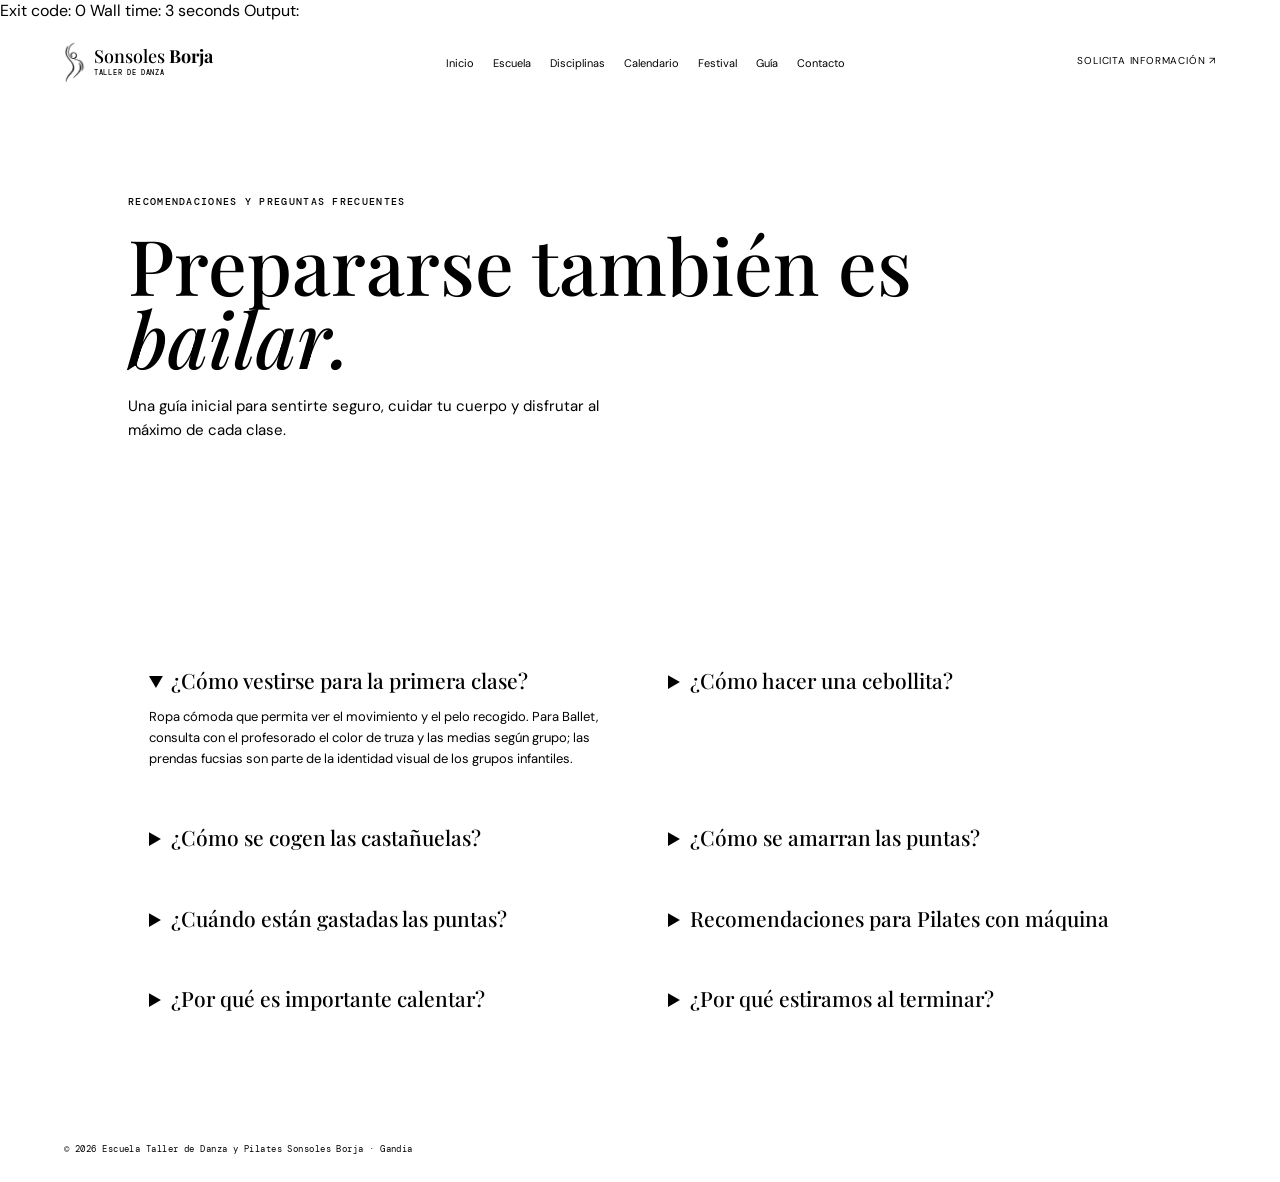
<file: guia.html>
Exit code: 0
Wall time: 3 seconds
Output:
<!doctype html><html lang="es"><head><meta charset="UTF-8"><meta name="viewport" content="width=device-width,initial-scale=1"><title>Gu&iacute;a | Sonsoles Borja</title><link rel="preconnect" href="https://fonts.googleapis.com"><link rel="preconnect" href="https://fonts.gstatic.com" crossorigin><link href="https://fonts.googleapis.com/css2?family=DM+Mono:wght@400;500&family=DM+Sans:opsz,wght@9..40,400;9..40,500;9..40,600&family=Playfair+Display:ital,wght@0,500;0,600;0,700;1,500&display=swap" rel="stylesheet"><link rel="stylesheet" href="pages.css"><link rel="stylesheet" href="festival.css"></head><body><header class="page-header"><a class="simple-brand" href="index.html"><span class="brand-icon"><img src="assets/brand-icon-polished.png" alt=""></span><span>Sonsoles <b>Borja</b><i>Taller de danza</i></span></a><nav><a href="index.html">Inicio</a><a href="escuela.html">Escuela</a><a href="disciplinas.html">Disciplinas</a><a href="calendario.html">Calendario</a><a href="festival.html">Festival</a><a class="active" href="guia.html">Gu&iacute;a</a><a href="contacto.html">Contacto</a></nav><a class="nav-cta" href="contacto.html">Solicita informaci&oacute;n ↗</a></header><main><section class="page-hero"><div><p class="eyebrow">Recomendaciones y preguntas frecuentes</p><h1>Prepararse tambi&eacute;n es <em>bailar.</em></h1><p>Una gu&iacute;a inicial para sentirte seguro, cuidar tu cuerpo y disfrutar al m&aacute;ximo de cada clase.</p></div></section><section class="page-content"><div class="faq-list"><details open><summary>&iquest;C&oacute;mo vestirse para la primera clase?</summary><p>Ropa c&oacute;moda que permita ver el movimiento y el pelo recogido. Para Ballet, consulta con el profesorado el color de truza y las medias seg&uacute;n grupo; las prendas fucsias son parte de la identidad visual de los grupos infantiles.</p></details><details><summary>&iquest;C&oacute;mo hacer una cebollita?</summary><p>Haz una coleta firme a la altura de la coronilla, retu&eacute;rcela y enróllala sobre s&iacute; misma. Sujeta con horquillas en cruz y una redecilla. Debe quedar plana, segura y sin mechones sueltos.</p></details><details><summary>&iquest;C&oacute;mo se cogen las casta&ntilde;uelas?</summary><p>La cuerda se coloca en el pulgar y el instrumento descansa en la palma. La hembra suele llevarse en la mano izquierda y el macho en la derecha. El profesorado indicar&aacute; la colocaci&oacute;n y los primeros toques.</p></details><details><summary>&iquest;C&oacute;mo se amarran las puntas?</summary><p>Las cintas deben quedar firmes, sin cortar la circulaci&oacute;n. Se cruzan sobre el empeine, se atan en el interior del tobillo y los extremos se esconden. Nunca se usan puntas sin la indicaci&oacute;n del profesorado.</p></details><details><summary>&iquest;Cu&aacute;ndo est&aacute;n gastadas las puntas?</summary><p>Cuando pierden estructura, se ablandan en exceso, la caja deja de sostener el pie o la plataforma se deforma. Si cambian el apoyo o generan molestias, consulta antes de continuar us&aacute;ndolas.</p></details><details><summary>Recomendaciones para Pilates con m&aacute;quina</summary><p>Llega unos minutos antes, usa ropa que permita moverte, evita accesorios sueltos y avisa de lesiones o circunstancias relevantes. Las m&aacute;quinas se ajustan individualmente: nunca cambies muelles o configuraci&oacute;n sin indicaci&oacute;n.</p></details><details><summary>&iquest;Por qu&eacute; es importante calentar?</summary><p>El calentamiento prepara articulaciones, respiraci&oacute;n y musculatura para el esfuerzo. Ayuda a mejorar el control y reduce el riesgo de lesiones. Procura llegar puntual para no perderlo.</p></details><details><summary>&iquest;Por qu&eacute; estiramos al terminar?</summary><p>Una vuelta a la calma progresiva ayuda a recuperar movilidad, soltar tensiones y escuchar el cuerpo. El estiramiento debe ser suave, continuo y sin rebotes dolorosos.</p></details></div></section></main><footer>© 2026 Escuela Taller de Danza y Pilates Sonsoles Borja · Gandia</footer></body></html>
</file>
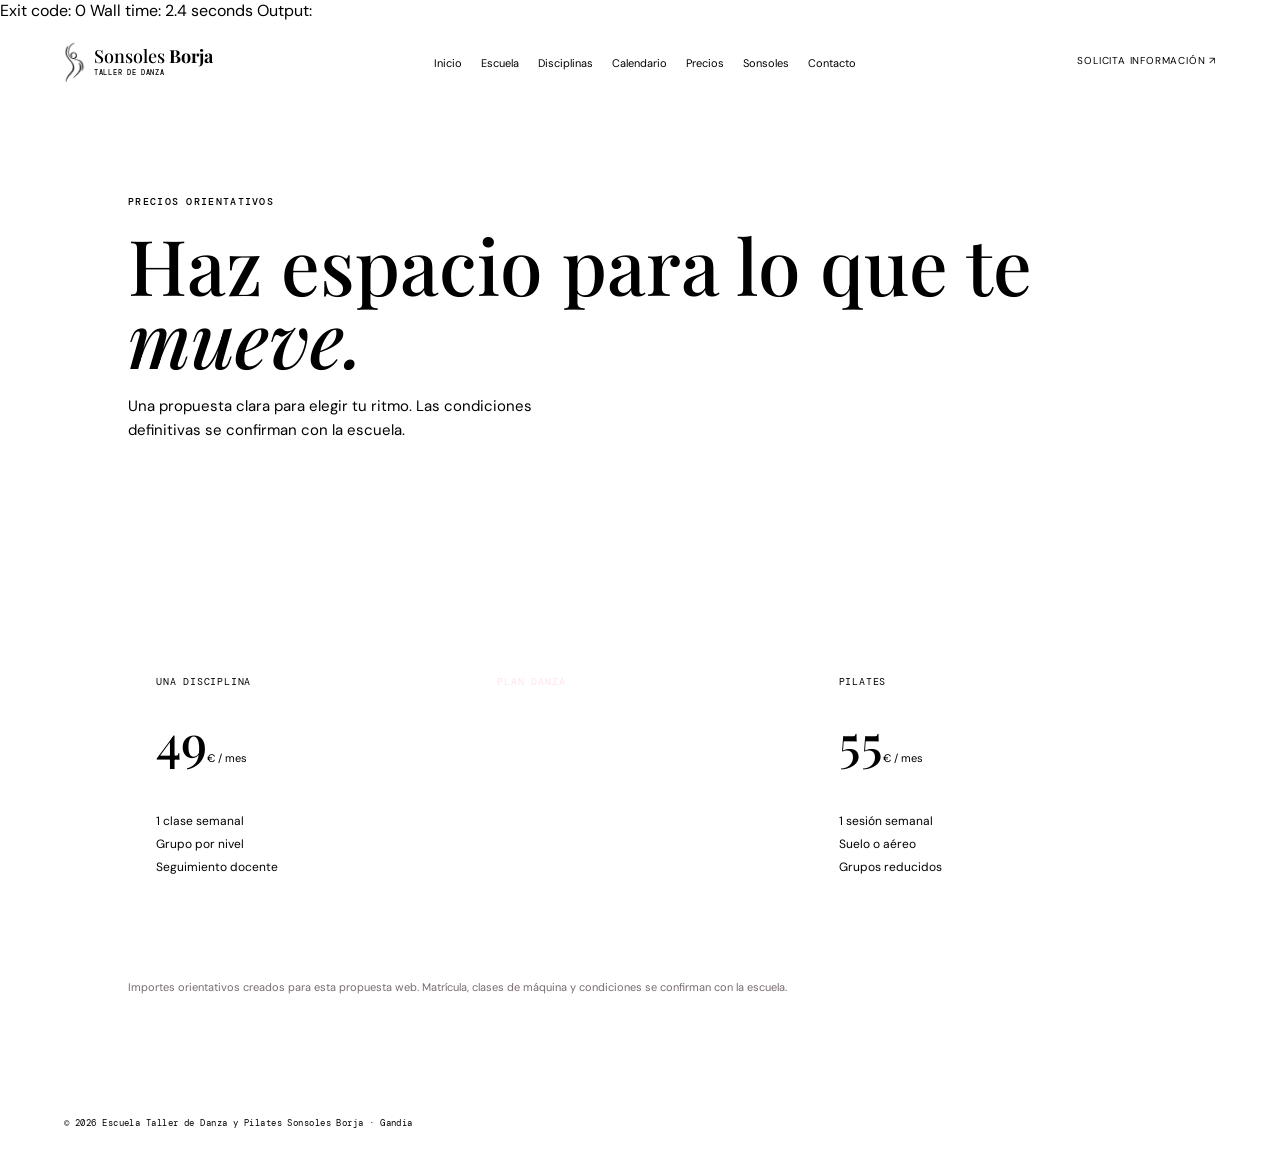
<file: precios.html>
Exit code: 0
Wall time: 2.4 seconds
Output:
<!doctype html><html lang="es"><head><meta charset="UTF-8"><meta name="viewport" content="width=device-width,initial-scale=1"><title>Precios | Sonsoles Borja</title><link rel="preconnect" href="https://fonts.googleapis.com"><link rel="preconnect" href="https://fonts.gstatic.com" crossorigin><link href="https://fonts.googleapis.com/css2?family=DM+Mono:wght@400;500&family=DM+Sans:opsz,wght@9..40,400;9..40,500;9..40,600&family=Playfair+Display:ital,wght@0,500;0,600;0,700;1,500&display=swap" rel="stylesheet"><link rel="stylesheet" href="pages.css"></head><body><header class="page-header"><a class="simple-brand" href="index.html"><span class="brand-icon"><img src="assets/brand-icon-polished.png" alt=""></span><span>Sonsoles <b>Borja</b><i>Taller de danza</i></span></a><nav><a href="index.html">Inicio</a><a href="escuela.html">Escuela</a><a href="disciplinas.html">Disciplinas</a><a href="calendario.html">Calendario</a><a class="active" href="precios.html">Precios</a><a href="sonsoles.html">Sonsoles</a><a href="contacto.html">Contacto</a></nav><a class="nav-cta" href="contacto.html">Solicita informaci&oacute;n ↗</a></header><main><section class="page-hero"><div><p class="eyebrow">Precios orientativos</p><h1>Haz espacio para lo que te <em>mueve.</em></h1><p>Una propuesta clara para elegir tu ritmo. Las condiciones definitivas se confirman con la escuela.</p></div></section><section class="page-content"><div class="price-grid"><article class="price-card"><p>Una disciplina</p><strong>49<span>€ / mes</span></strong><ul><li>1 clase semanal</li><li>Grupo por nivel</li><li>Seguimiento docente</li></ul></article><article class="price-card featured"><p>Plan danza</p><strong>79<span>€ / mes</span></strong><ul><li>2 clases semanales</li><li>Combina disciplinas</li><li>Preparaci&oacute;n y repertorio</li></ul></article><article class="price-card"><p>Pilates</p><strong>55<span>€ / mes</span></strong><ul><li>1 sesi&oacute;n semanal</li><li>Suelo o a&eacute;reo</li><li>Grupos reducidos</li></ul></article></div><p class="notice">Importes orientativos creados para esta propuesta web. Matr&iacute;cula, clases de m&aacute;quina y condiciones se confirman con la escuela.</p></section></main><footer>© 2026 Escuela Taller de Danza y Pilates Sonsoles Borja · Gandia</footer></body></html>
</file>
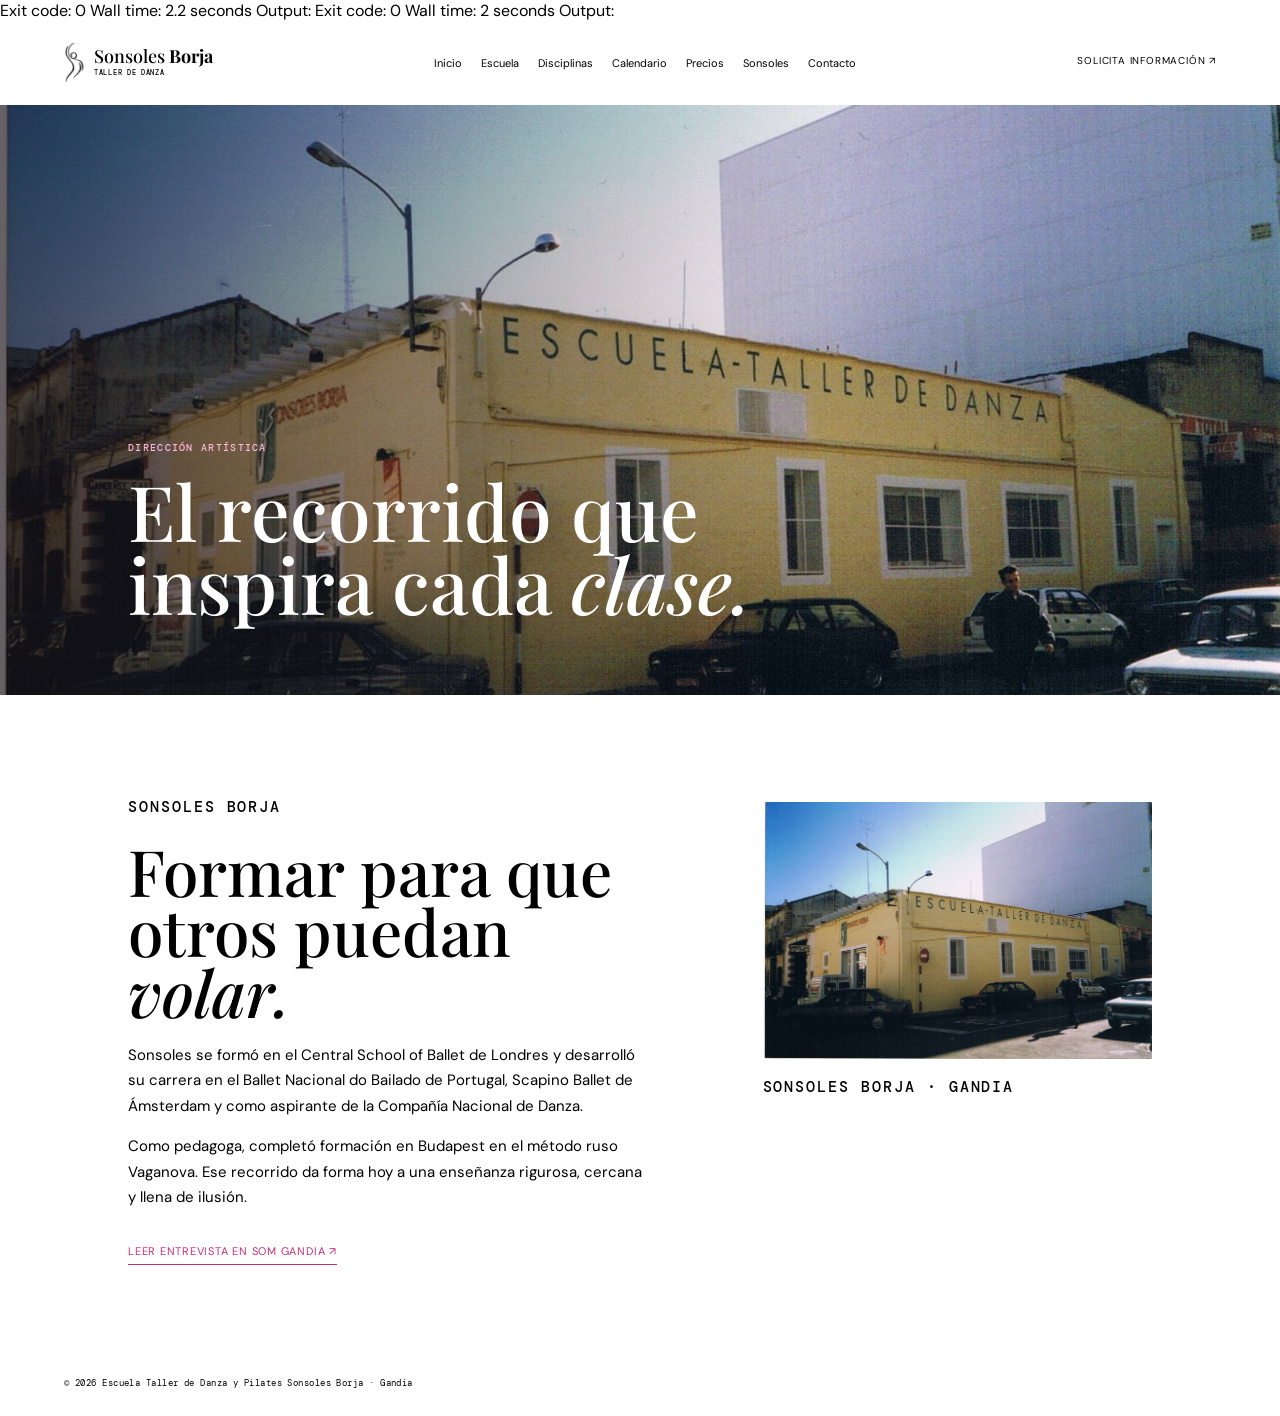
<file: sonsoles.html>
Exit code: 0
Wall time: 2.2 seconds
Output:
Exit code: 0
Wall time: 2 seconds
Output:
<!doctype html><html lang="es"><head><meta charset="UTF-8"><meta name="viewport" content="width=device-width,initial-scale=1"><title>Sonsoles Borja | Trayectoria</title><link rel="preconnect" href="https://fonts.googleapis.com"><link rel="preconnect" href="https://fonts.gstatic.com" crossorigin><link href="https://fonts.googleapis.com/css2?family=DM+Mono:wght@400;500&family=DM+Sans:opsz,wght@9..40,400;9..40,500;9..40,600&family=Playfair+Display:ital,wght@0,500;0,600;0,700;1,500&display=swap" rel="stylesheet"><link rel="stylesheet" href="pages.css"><style>.sonsoles-banner{height:min(55vw,590px);min-height:340px;position:relative;overflow:hidden}.sonsoles-banner img{width:100%;height:100%;object-fit:cover;object-position:center 38%}.sonsoles-banner:after{content:'';position:absolute;inset:0;background:linear-gradient(90deg,#171015a8,transparent 65%)}.sonsoles-banner div{position:absolute;z-index:1;left:10vw;bottom:55px;color:#fff}.sonsoles-banner .eyebrow{color:#ffb8da}.sonsoles-banner h1{font-size:clamp(48px,6vw,88px);max-width:650px}.sonsoles-story{padding:85px 10vw;display:grid;grid-template-columns:1fr .75fr;gap:9vw;align-items:start}.sonsoles-story h2{font-size:clamp(41px,5vw,68px)}.sonsoles-story p{font-size:15px;line-height:1.7}.sonsoles-photo{width:100%;margin-top:22px;max-height:560px;object-fit:cover;object-position:center top}.story-link{display:inline-block;margin-top:18px;color:#c32f78;font-size:11px;letter-spacing:.07em;text-transform:uppercase;border-bottom:1px solid currentColor;padding-bottom:6px}@media(max-width:700px){.sonsoles-story{grid-template-columns:1fr;padding:65px 25px}.sonsoles-banner div{left:25px;bottom:38px}.sonsoles-banner{height:460px}}</style></head><body><header class="page-header"><a class="simple-brand" href="index.html"><span class="brand-icon"><img src="assets/brand-icon-polished.png" alt=""></span><span>Sonsoles <b>Borja</b><i>Taller de danza</i></span></a><nav><a href="index.html">Inicio</a><a href="escuela.html">Escuela</a><a href="disciplinas.html">Disciplinas</a><a href="calendario.html">Calendario</a><a href="precios.html">Precios</a><a class="active" href="sonsoles.html">Sonsoles</a><a href="contacto.html">Contacto</a></nav><a class="nav-cta" href="contacto.html">Solicita informaci&oacute;n ↗</a></header><main><section class="sonsoles-banner"><img src="assets/sonsoles-som-gandia.jpg" alt="Retrato de Sonsoles Borja"><div><p class="eyebrow">Direcci&oacute;n art&iacute;stica</p><h1>El recorrido que inspira cada <em>clase.</em></h1></div></section><section class="sonsoles-story"><div><p class="eyebrow">Sonsoles Borja</p><h2>Formar para que otros puedan <em>volar.</em></h2><p>Sonsoles se form&oacute; en el Central School of Ballet de Londres y desarroll&oacute; su carrera en el Ballet Nacional do Bailado de Portugal, Scapino Ballet de &Aacute;msterdam y como aspirante de la Compa&ntilde;&iacute;a Nacional de Danza.</p><p>Como pedagoga, complet&oacute; formaci&oacute;n en Budapest en el m&eacute;todo ruso Vaganova. Ese recorrido da forma hoy a una ense&ntilde;anza rigurosa, cercana y llena de ilusi&oacute;n.</p><a class="story-link" href="https://somgandia.com/entrevista-sonsoles-borja" target="_blank" rel="noreferrer">Leer entrevista en SOM Gandia ↗</a></div><div><img class="sonsoles-photo" src="assets/sonsoles-som-gandia.jpg" alt="Sonsoles Borja"><p class="eyebrow" style="margin-top:16px">Sonsoles Borja · Gandia</p></div></section></main><footer>© 2026 Escuela Taller de Danza y Pilates Sonsoles Borja · Gandia</footer></body></html>
</file>
<file: pages.css>
Exit code: 0
Wall time: 2 seconds
Output:
:root{--ink:#1b171a;--pink:#d32981;--soft:#faedf3;--line:rgba(27,23,26,.16)}*{box-sizing:border-box}body{margin:0;color:var(--ink);font-family:'DM Sans',Arial,sans-serif}a{color:inherit;text-decoration:none}.page-header{height:84px;display:flex;align-items:center;padding:0 5vw;gap:25px;border-bottom:1px solid var(--line);background:#fff;position:sticky;top:0;z-index:9}.simple-brand{display:flex;align-items:center;gap:8px;font:500 18px/.82 'Playfair Display',serif;white-space:nowrap}.simple-brand b{font-weight:700}.simple-brand i{display:block;margin-top:5px;color:var(--pink);font:500 7px 'DM Mono',monospace;letter-spacing:.1em;text-transform:uppercase}.brand-icon{height:44px;width:22px;overflow:hidden;display:block;position:relative}.brand-icon img{position:absolute;width:72px;max-width:none;top:-12px;left:0}.page-header nav{display:flex;gap:19px;margin:auto;font-size:11px}.page-header nav a{padding:6px 0}.page-header nav a:hover,.page-header nav .active{color:var(--pink)}.nav-cta{font-size:10px;letter-spacing:.08em;text-transform:uppercase;border-bottom:1px solid var(--pink);padding-bottom:5px}.eyebrow{font:500 10px 'DM Mono',monospace;letter-spacing:.13em;text-transform:uppercase;color:var(--pink)}h1,h2{font:500 clamp(48px,6vw,92px)/.95 'Playfair Display',serif;margin:20px 0}h1 em,h2 em{font-weight:500}.button{display:inline-flex;gap:34px;padding:16px 19px;background:var(--pink);color:#fff;font-size:10px;letter-spacing:.08em;text-transform:uppercase}.home-hero{height:calc(100vh - 84px);min-height:570px;position:relative;color:#fff;overflow:hidden}.home-hero>img{height:100%;width:100%;object-fit:cover}.home-hero:after{content:'';position:absolute;inset:0;background:linear-gradient(90deg,rgba(24,14,20,.68),rgba(24,14,20,.2) 65%,transparent)}.home-hero>div{position:absolute;z-index:1;left:10vw;top:19%;max-width:535px}.home-hero .eyebrow{color:#ffc0df}.home-hero p:not(.eyebrow){font-size:16px;line-height:1.6;max-width:350px;margin-bottom:29px}.home-links{padding:110px 10vw;background:var(--soft)}.home-links h2{font-size:clamp(44px,5vw,74px);max-width:620px}.link-grid{display:grid;grid-template-columns:repeat(4,1fr);border:1px solid var(--line);margin-top:45px}.link-grid a{min-height:220px;padding:23px;border-right:1px solid var(--line);display:flex;flex-direction:column}.link-grid a:last-child{border:0}.link-grid b{font:10px 'DM Mono',monospace;color:var(--pink)}.link-grid strong{font:500 29px 'Playfair Display',serif;margin:36px 0 12px}.link-grid span{font-size:11px;line-height:1.5}.page-hero{min-height:345px;padding:80px 10vw 70px;background:var(--soft);display:flex;align-items:end}.page-hero p:last-child{font-size:15px;line-height:1.6;max-width:480px}.page-content{padding:85px 10vw}.page-content h2{font-size:clamp(38px,4vw,62px)}.split{display:grid;grid-template-columns:1fr 1fr;gap:8vw;align-items:center}.split img{width:100%;max-height:600px;object-fit:cover}.copy{font-size:15px;line-height:1.7}.copy ul{list-style:none;padding:17px 0;border-top:1px solid var(--line);font-size:13px}.copy li{line-height:2}.copy li:before{content:'•';color:var(--pink);padding-right:8px}.discipline-list{display:grid;gap:0}.discipline-row{display:grid;grid-template-columns:310px 1fr;min-height:420px;border-bottom:1px solid var(--line)}.discipline-row img{width:100%;height:100%;object-fit:cover}.discipline-row>div{padding:55px 7vw}.discipline-row h2{font-size:clamp(39px,4.5vw,66px);margin:16px 0}.discipline-row p{font-size:15px;line-height:1.6}.discipline-row ul{padding:17px 0 0;border-top:1px solid var(--line);list-style:none;font-size:12px;line-height:1.9}.discipline-row li:before{content:'•';color:var(--pink);padding-right:8px}.calendar{width:100%;border-collapse:collapse;margin-top:20px;font-size:12px}.calendar th,.calendar td{border:1px solid var(--line);padding:17px;text-align:left;vertical-align:top}.calendar th{font:10px 'DM Mono',monospace;text-transform:uppercase;background:var(--soft)}.calendar td:first-child{font:10px 'DM Mono',monospace;color:var(--pink)}.calendar b{font-weight:400;color:#766a71}.price-grid{display:grid;grid-template-columns:repeat(3,1fr);border:1px solid var(--line);margin-top:20px}.price-card{padding:33px 28px;border-right:1px solid var(--line);min-height:330px}.price-card:last-child{border:0}.price-card>p{font:10px 'DM Mono',monospace;letter-spacing:.08em;text-transform:uppercase;color:var(--pink)}.price-card strong{display:block;font:500 50px 'Playfair Display',serif;margin:20px 0}.price-card strong span{font:11px 'DM Sans',sans-serif}.price-card ul{padding:15px 0;border-top:1px solid var(--line);list-style:none;font-size:12px;line-height:1.9}.price-card.featured{background:var(--pink);color:#fff}.price-card.featured>p{color:#ffe1ef}.notice{font-size:11px;color:#786a72;margin-top:18px}.contact-cards{display:grid;grid-template-columns:repeat(3,1fr);gap:20px}.contact-cards a,.contact-cards div{padding:27px;border-top:2px solid var(--pink);background:var(--soft);font-size:15px;line-height:1.55}.contact-cards span{display:block;color:var(--pink);font:10px 'DM Mono',monospace;text-transform:uppercase;letter-spacing:.08em;margin-bottom:8px}.whatsapp{position:fixed;right:22px;bottom:22px;width:54px;height:54px;display:grid;place-items:center;background:#25d366;color:#fff;border-radius:50%;font-size:28px;box-shadow:0 8px 20px #0004;z-index:10}footer{padding:27px 5vw;background:var(--soft);font:9px 'DM Mono',monospace;letter-spacing:.05em}@media(max-width:900px){.page-header nav{display:none}.page-header{justify-content:space-between}.nav-cta{display:block}.link-grid,.price-grid,.contact-cards{grid-template-columns:1fr 1fr}.link-grid a:nth-child(2){border-right:0}.split{grid-template-columns:1fr}.discipline-row{grid-template-columns:1fr}.discipline-row img{height:390px}.page-content{padding:65px 25px}.page-hero,.home-links{padding-left:25px;padding-right:25px}.calendar{display:block;overflow-x:auto}.calendar th,.calendar td{min-width:125px}.home-hero>div{left:25px;right:25px}.home-hero h1{font-size:63px}}@media(max-width:560px){.link-grid,.price-grid,.contact-cards{grid-template-columns:1fr}.link-grid a,.price-card{border-right:0;border-bottom:1px solid var(--line)}.link-grid a:last-child,.price-card:last-child{border-bottom:0}.nav-cta{display:none}.discipline-row>div{padding:45px 25px}.page-hero{min-height:310px}}

.brand-icon img[src="assets/brand-icon-polished.png"]{position:static;width:100%;height:100%;max-width:100%;object-fit:contain}
</file>
<file: festival.css>
.festival-home{background:var(--ink);color:#fff;min-height:530px;padding:95px 10vw;display:grid;grid-template-columns:1fr 1fr;position:relative;overflow:hidden}.festival-home:after{content:'';position:absolute;width:460px;height:460px;border-radius:50%;right:-80px;top:-120px;background:radial-gradient(circle,#f8a5c9 0,#db3585 32%,#4d1734 65%,transparent 66%)}.festival-home .eyebrow{grid-column:1/-1;color:#ffbcdc}.festival-home h2{font-size:clamp(44px,5.5vw,78px);position:relative;z-index:1}.festival-home p:not(.eyebrow){max-width:400px;font-size:15px;line-height:1.65;position:relative;z-index:1}.festival-home .button{margin-top:16px;position:relative;z-index:1}.year-stamp{align-self:end;justify-self:end;z-index:1;font:500 clamp(60px,9vw,140px)/.78 'Playfair Display',serif;letter-spacing:-.07em;text-align:right}.year-stamp small{display:block;margin-top:17px;font:10px/1.45 'DM Mono',monospace;letter-spacing:.12em}.home-guide{display:grid;grid-template-columns:1fr 1fr;align-items:stretch;min-height:530px;background:var(--soft)}.home-guide>div{padding:95px 10vw}.home-guide h2{font-size:clamp(43px,4.7vw,70px)}.home-guide p:not(.eyebrow){font-size:15px;line-height:1.6;max-width:390px}.home-guide img{width:100%;height:100%;object-fit:cover}.festival-grid{display:grid;grid-template-columns:repeat(5,1fr);gap:12px;margin-top:35px}.festival-card{min-height:340px;padding:25px;display:flex;flex-direction:column;justify-content:end;background:linear-gradient(180deg,#f8ddea,#d42b7f);color:#fff}.festival-card:nth-child(2){background:linear-gradient(180deg,#ded8e6,#69587d)}.festival-card:nth-child(3){background:linear-gradient(180deg,#fee8cc,#d88655)}.festival-card:nth-child(4){background:linear-gradient(180deg,#d8ebe7,#49837c)}.festival-card:nth-child(5){background:linear-gradient(180deg,#e7e1d5,#9a745d)}.festival-card b{font:500 46px 'Playfair Display',serif}.festival-card strong{font:500 20px/1.1 'Playfair Display',serif;margin-top:9px}.festival-card span{font-size:10px;line-height:1.5;margin-top:10px}.photo-repo{margin-top:72px;padding:36px;border:1px dashed var(--pink);background:var(--soft);text-align:center}.photo-repo strong{font:500 28px 'Playfair Display',serif;display:block}.photo-repo p{font-size:13px;margin-bottom:0}.faq-list{display:grid;grid-template-columns:repeat(2,1fr);gap:14px;margin-top:35px}.faq-list details{border-top:2px solid var(--pink);background:var(--soft);padding:21px}.faq-list summary{cursor:pointer;font:500 21px/1.15 'Playfair Display',serif}.faq-list p{font-size:13px;line-height:1.6;margin:15px 0 0}@media(max-width:900px){.festival-grid{grid-template-columns:repeat(2,1fr)}.festival-home,.home-guide{grid-template-columns:1fr}.festival-home{min-height:600px}.year-stamp{margin-top:50px}.home-guide>div{padding:75px 25px}.home-guide img{height:380px}}@media(max-width:560px){.festival-grid,.faq-list{grid-template-columns:1fr}.festival-home{padding:75px 25px}.festival-home:after{opacity:.5}.year-stamp{justify-self:start;text-align:left}.home-guide img{height:340px}}
</file>
